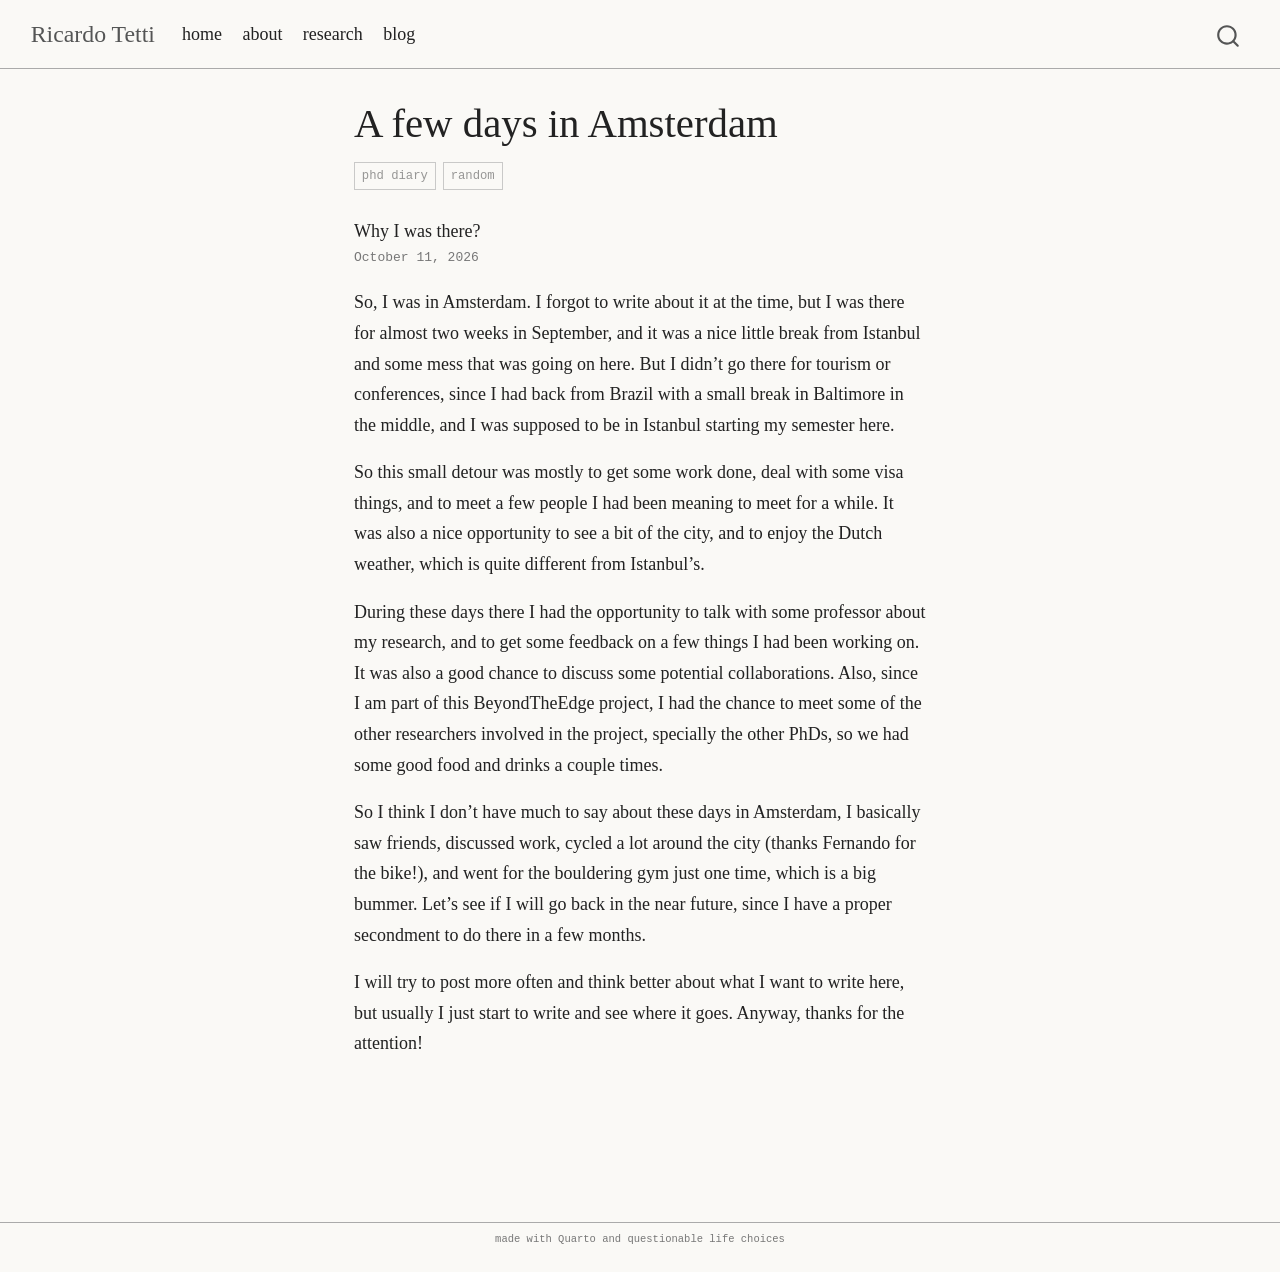
<file: posts/Amsterdam/index.html>
<!DOCTYPE html>
<html xmlns="http://www.w3.org/1999/xhtml" lang="en" xml:lang="en"><head>

<meta charset="utf-8">
<meta name="generator" content="quarto-1.10.18">

<meta name="viewport" content="width=device-width, initial-scale=1.0, user-scalable=yes">

<meta name="dcterms.date" content="2026-10-11">
<meta name="description" content="Why I was there?">

<title>A few days in Amsterdam – Ricardo Tetti</title>
<style>
/* Default styles provided by pandoc.
** See https://pandoc.org/MANUAL.html#variables-for-html for config info.
*/
span.smallcaps{font-variant: small-caps;}
div.columns{display: flex; gap: 1.5em;}
div.column{flex: auto;}
@media screen {
div.columns{gap: min(4vw, 1.5em);}
div.column{overflow-x: auto;}
}
div.hanging-indent{margin-left: 1.5em; text-indent: -1.5em;}
ul.task-list{list-style: none;}
ul.task-list li input[type="checkbox"] {
  width: 0.8em;
  margin: 0 0.8em 0.2em -1em; /* quarto-specific, see https://github.com/quarto-dev/quarto-cli/issues/4556 */ 
  vertical-align: middle;
}
</style>


<script src="../../site_libs/quarto-nav/quarto-nav.js"></script>
<script src="../../site_libs/quarto-nav/headroom.min.js"></script>
<script src="../../site_libs/clipboard/clipboard.min.js"></script>
<script src="../../site_libs/quarto-search/autocomplete.umd.js"></script>
<script src="../../site_libs/quarto-search/fuse.min.js"></script>
<script src="../../site_libs/quarto-search/quarto-search.js"></script>
<meta name="quarto:offset" content="../../">
<script src="../../site_libs/quarto-html/quarto.js" type="module"></script>
<script src="../../site_libs/quarto-html/tabsets/tabsets.js" type="module"></script>
<script src="../../site_libs/quarto-html/popper.min.js"></script>
<script src="../../site_libs/quarto-html/tippy.umd.min.js"></script>
<script src="../../site_libs/quarto-html/anchor.min.js"></script>
<link href="../../site_libs/quarto-html/tippy.css" rel="stylesheet">
<link href="../../site_libs/quarto-html/quarto-syntax-highlighting-64a204ab8560d761af7679ceaba22944.css" rel="stylesheet" id="quarto-text-highlighting-styles">
<script src="../../site_libs/bootstrap/bootstrap.min.js"></script>
<link href="../../site_libs/bootstrap/bootstrap-icons.css" rel="stylesheet">
<link href="../../site_libs/bootstrap/bootstrap-445b8638c3d06994fee0907d791121c4.min.css" rel="stylesheet" append-hash="true" id="quarto-bootstrap" data-mode="light">
<script id="quarto-search-options" type="application/json">{
  "location": "navbar",
  "copy-button": false,
  "collapse-after": 3,
  "panel-placement": "end",
  "type": "overlay",
  "limit": 50,
  "keyboard-shortcut": [
    "f",
    "/",
    "s"
  ],
  "show-item-context": false,
  "language": {
    "search-no-results-text": "No results",
    "search-matching-documents-text": "matching documents",
    "search-copy-link-title": "Copy link to search",
    "search-hide-matches-text": "Hide additional matches",
    "search-more-match-text": "more match in this document",
    "search-more-matches-text": "more matches in this document",
    "search-clear-button-title": "Clear",
    "search-text-placeholder": "",
    "search-detached-cancel-button-title": "Cancel",
    "search-submit-button-title": "Submit",
    "search-label": "Search"
  }
}</script>


<link rel="stylesheet" href="../../styles.css">
</head>

<body class="nav-fixed fullcontent quarto-light">

<div id="quarto-search-results"></div>
  <header id="quarto-header" class="headroom fixed-top">
    <nav class="navbar navbar-expand-lg " data-bs-theme="dark">
      <div class="navbar-container container-fluid">
      <div class="navbar-brand-container mx-auto">
    <a class="navbar-brand" href="../../index.html">
    <span class="navbar-title">Ricardo Tetti</span>
    </a>
  </div>
            <div id="quarto-search" class="" title="Search"></div>
          <button class="navbar-toggler" type="button" data-bs-toggle="collapse" data-bs-target="#navbarCollapse" aria-controls="navbarCollapse" role="menu" aria-expanded="false" aria-label="Toggle navigation" onclick="if (window.quartoToggleHeadroom) { window.quartoToggleHeadroom(); }">
  <span class="navbar-toggler-icon"></span>
</button>
          <div class="collapse navbar-collapse" id="navbarCollapse">
            <ul class="navbar-nav navbar-nav-scroll me-auto">
  <li class="nav-item">
    <a class="nav-link" href="../../index.html"> 
<span class="menu-text">home</span></a>
  </li>  
  <li class="nav-item">
    <a class="nav-link" href="../../about.html"> 
<span class="menu-text">about</span></a>
  </li>  
  <li class="nav-item">
    <a class="nav-link" href="../../research.html"> 
<span class="menu-text">research</span></a>
  </li>  
  <li class="nav-item">
    <a class="nav-link" href="../../blog.html"> 
<span class="menu-text">blog</span></a>
  </li>  
</ul>
          </div> <!-- /navcollapse -->
            <div class="quarto-navbar-tools">
</div>
      </div> <!-- /container-fluid -->
    </nav>
</header>
<!-- content -->
<div id="quarto-content" class="quarto-container page-columns page-rows-contents page-layout-article page-navbar">
<!-- sidebar -->
<!-- margin-sidebar -->
    
<!-- main -->
<main class="content" id="quarto-document-content">

<header id="title-block-header" class="quarto-title-block default">
<div class="quarto-title">
<h1 class="title">A few days in Amsterdam</h1>
  <div class="quarto-categories">
    <div class="quarto-category">phd diary</div>
    <div class="quarto-category">random</div>
  </div>
  </div>

<div>
  <div class="description">
    Why I was there?
  </div>
</div>


<div class="quarto-title-meta">

    
    <div>
    <div class="quarto-title-meta-heading">Published</div>
    <div class="quarto-title-meta-contents">
      <p class="date">October 11, 2026</p>
    </div>
  </div>
  
    
  </div>
  


</header>


<p>So, I was in Amsterdam. I forgot to write about it at the time, but I was there for almost two weeks in September, and it was a nice little break from Istanbul and some mess that was going on here. But I didn’t go there for tourism or conferences, since I had back from Brazil with a small break in Baltimore in the middle, and I was supposed to be in Istanbul starting my semester here.</p>
<p>So this small detour was mostly to get some work done, deal with some visa things, and to meet a few people I had been meaning to meet for a while. It was also a nice opportunity to see a bit of the city, and to enjoy the Dutch weather, which is quite different from Istanbul’s.</p>
<p>During these days there I had the opportunity to talk with some professor about my research, and to get some feedback on a few things I had been working on. It was also a good chance to discuss some potential collaborations. Also, since I am part of this BeyondTheEdge project, I had the chance to meet some of the other researchers involved in the project, specially the other PhDs, so we had some good food and drinks a couple times.</p>
<p>So I think I don’t have much to say about these days in Amsterdam, I basically saw friends, discussed work, cycled a lot around the city (thanks Fernando for the bike!), and went for the bouldering gym just one time, which is a big bummer. Let’s see if I will go back in the near future, since I have a proper secondment to do there in a few months.</p>
<p>I will try to post more often and think better about what I want to write here, but usually I just start to write and see where it goes. Anyway, thanks for the attention!</p>



</main> <!-- /main -->
<script id="quarto-html-after-body" type="application/javascript">
  window.document.addEventListener("DOMContentLoaded", function (event) {
    const icon = "";
    const anchorJS = new window.AnchorJS();
    anchorJS.options = {
      placement: 'right',
      icon: icon
    };
    anchorJS.add('.anchored');
    const isCodeAnnotation = (el) => {
      for (const clz of el.classList) {
        if (clz.startsWith('code-annotation-')) {                     
          return true;
        }
      }
      return false;
    }
    const onCopySuccess = function(e) {
      // button target
      const button = e.trigger;
      // don't keep focus
      button.blur();
      // flash "checked"
      button.classList.add('code-copy-button-checked');
      var currentTitle = button.getAttribute("title");
      button.setAttribute("title", "Copied!");
      let tooltip;
      if (window.bootstrap) {
        button.setAttribute("data-bs-toggle", "tooltip");
        button.setAttribute("data-bs-placement", "left");
        button.setAttribute("data-bs-title", "Copied!");
        tooltip = new bootstrap.Tooltip(button, 
          { trigger: "manual", 
            customClass: "code-copy-button-tooltip",
            offset: [0, -8]});
        tooltip.show();    
      }
      setTimeout(function() {
        if (tooltip) {
          tooltip.hide();
          button.removeAttribute("data-bs-title");
          button.removeAttribute("data-bs-toggle");
          button.removeAttribute("data-bs-placement");
        }
        button.setAttribute("title", currentTitle);
        button.classList.remove('code-copy-button-checked');
      }, 1000);
      // clear code selection
      e.clearSelection();
    }
    const getTextToCopy = function(trigger) {
      const outerScaffold = trigger.parentElement.cloneNode(true);
      const codeEl = outerScaffold.querySelector('code');
      for (const childEl of codeEl.children) {
        if (isCodeAnnotation(childEl)) {
          childEl.remove();
        }
      }
      return codeEl.innerText;
    }
    const clipboard = new window.ClipboardJS('.code-copy-button:not([data-in-quarto-modal])', {
      text: getTextToCopy
    });
    clipboard.on('success', onCopySuccess);
    if (window.document.getElementById('quarto-embedded-source-code-modal')) {
      const clipboardModal = new window.ClipboardJS('.code-copy-button[data-in-quarto-modal]', {
        text: getTextToCopy,
        container: window.document.getElementById('quarto-embedded-source-code-modal')
      });
      clipboardModal.on('success', onCopySuccess);
    }
      var localhostRegex = new RegExp(/^(?:http|https):\/\/localhost\:?[0-9]*\//);
      var mailtoRegex = new RegExp(/^mailto:/);
        var filterRegex = new RegExp("https:\/\/ricardotetti\.github\.io\/");
      var isInternal = (href) => {
          return filterRegex.test(href) || localhostRegex.test(href) || mailtoRegex.test(href);
      }
      // Inspect non-navigation links and adorn them if external
     var links = window.document.querySelectorAll('a[href]:not(.nav-link):not(.navbar-brand):not(.toc-action):not(.sidebar-link):not(.sidebar-item-toggle):not(.pagination-link):not(.no-external):not([aria-hidden]):not(.dropdown-item):not(.quarto-navigation-tool):not(.about-link)');
      for (var i=0; i<links.length; i++) {
        const link = links[i];
        if (!isInternal(link.href)) {
          // undo the damage that might have been done by quarto-nav.js in the case of
          // links that we want to consider external
          if (link.dataset.originalHref !== undefined) {
            link.href = link.dataset.originalHref;
          }
        }
      }
    function tippyHover(el, contentFn, onTriggerFn, onUntriggerFn) {
      const config = {
        allowHTML: true,
        maxWidth: 500,
        delay: 100,
        arrow: false,
        appendTo: function(el) {
            return el.parentElement;
        },
        interactive: true,
        interactiveBorder: 10,
        theme: 'quarto',
        placement: 'bottom-start',
      };
      if (contentFn) {
        config.content = contentFn;
      }
      if (onTriggerFn) {
        config.onTrigger = onTriggerFn;
      }
      if (onUntriggerFn) {
        config.onUntrigger = onUntriggerFn;
      }
      window.tippy(el, config); 
    }
    const noterefs = window.document.querySelectorAll('a[role="doc-noteref"]');
    for (var i=0; i<noterefs.length; i++) {
      const ref = noterefs[i];
      tippyHover(ref, function() {
        // use id or data attribute instead here
        let href = ref.getAttribute('data-footnote-href') || ref.getAttribute('href');
        try { href = new URL(href).hash; } catch {}
        const id = href.replace(/^#\/?/, "");
        const note = window.document.getElementById(id);
        if (note) {
          return note.innerHTML;
        } else {
          return "";
        }
      });
    }
    const xrefs = window.document.querySelectorAll('a.quarto-xref');
    const processXRef = (id, note) => {
      // Strip column container classes
      const stripColumnClz = (el) => {
        el.classList.remove("page-full", "page-columns");
        if (el.children) {
          for (const child of el.children) {
            stripColumnClz(child);
          }
        }
      }
      stripColumnClz(note)
      if (id === null || id.startsWith('sec-')) {
        // Special case sections, only their first couple elements
        const container = document.createElement("div");
        if (note.children && note.children.length > 2) {
          container.appendChild(note.children[0].cloneNode(true));
          for (let i = 1; i < note.children.length; i++) {
            const child = note.children[i];
            if (child.tagName === "P" && child.innerText === "") {
              continue;
            } else {
              container.appendChild(child.cloneNode(true));
              break;
            }
          }
          if (window.Quarto?.typesetMath) {
            window.Quarto.typesetMath(container);
          }
          return container.innerHTML
        } else {
          if (window.Quarto?.typesetMath) {
            window.Quarto.typesetMath(note);
          }
          return note.innerHTML;
        }
      } else {
        // Remove any anchor links if they are present
        const anchorLink = note.querySelector('a.anchorjs-link');
        if (anchorLink) {
          anchorLink.remove();
        }
        if (window.Quarto?.typesetMath) {
          window.Quarto.typesetMath(note);
        }
        if (note.classList.contains("callout")) {
          return note.outerHTML;
        } else {
          return note.innerHTML;
        }
      }
    }
    for (var i=0; i<xrefs.length; i++) {
      const xref = xrefs[i];
      tippyHover(xref, undefined, function(instance) {
        instance.disable();
        let url = xref.getAttribute('href');
        let hash = undefined; 
        if (url.startsWith('#')) {
          hash = url;
        } else {
          try { hash = new URL(url).hash; } catch {}
        }
        if (hash) {
          const id = hash.replace(/^#\/?/, "");
          const note = window.document.getElementById(id);
          if (note !== null) {
            try {
              const html = processXRef(id, note.cloneNode(true));
              instance.setContent(html);
            } finally {
              instance.enable();
              instance.show();
            }
          } else {
            // See if we can fetch this
            fetch(url.split('#')[0])
            .then(res => res.text())
            .then(html => {
              const parser = new DOMParser();
              const htmlDoc = parser.parseFromString(html, "text/html");
              const note = htmlDoc.getElementById(id);
              if (note !== null) {
                const html = processXRef(id, note);
                instance.setContent(html);
              } 
            }).finally(() => {
              instance.enable();
              instance.show();
            });
          }
        } else {
          // See if we can fetch a full url (with no hash to target)
          // This is a special case and we should probably do some content thinning / targeting
          fetch(url)
          .then(res => res.text())
          .then(html => {
            const parser = new DOMParser();
            const htmlDoc = parser.parseFromString(html, "text/html");
            const note = htmlDoc.querySelector('main.content');
            if (note !== null) {
              // This should only happen for chapter cross references
              // (since there is no id in the URL)
              // remove the first header
              if (note.children.length > 0 && note.children[0].tagName === "HEADER") {
                note.children[0].remove();
              }
              const html = processXRef(null, note);
              instance.setContent(html);
            } 
          }).finally(() => {
            instance.enable();
            instance.show();
          });
        }
      }, function(instance) {
      });
    }
        let selectedAnnoteEl;
        const selectorForAnnotation = ( cell, annotation) => {
          let cellAttr = 'data-code-cell="' + cell + '"';
          let lineAttr = 'data-code-annotation="' +  annotation + '"';
          const selector = 'span[' + cellAttr + '][' + lineAttr + ']';
          return selector;
        }
        const selectCodeLines = (annoteEl) => {
          const doc = window.document;
          const targetCell = annoteEl.getAttribute("data-target-cell");
          const targetAnnotation = annoteEl.getAttribute("data-target-annotation");
          const annoteSpan = window.document.querySelector(selectorForAnnotation(targetCell, targetAnnotation));
          const lines = annoteSpan.getAttribute("data-code-lines").split(",");
          const lineIds = lines.map((line) => {
            return targetCell + "-" + line;
          })
          let top = null;
          let height = null;
          let parent = null;
          if (lineIds.length > 0) {
              //compute the position of the single el (top and bottom and make a div)
              const el = window.document.getElementById(lineIds[0]);
              top = el.offsetTop;
              height = el.offsetHeight;
              parent = el.parentElement.parentElement;
            if (lineIds.length > 1) {
              const lastEl = window.document.getElementById(lineIds[lineIds.length - 1]);
              const bottom = lastEl.offsetTop + lastEl.offsetHeight;
              height = bottom - top;
            }
            if (top !== null && height !== null && parent !== null) {
              // cook up a div (if necessary) and position it 
              let div = window.document.getElementById("code-annotation-line-highlight");
              if (div === null) {
                div = window.document.createElement("div");
                div.setAttribute("id", "code-annotation-line-highlight");
                div.style.position = 'absolute';
                parent.appendChild(div);
              }
              div.style.top = top - 2 + "px";
              div.style.height = height + 4 + "px";
              div.style.left = 0;
              let gutterDiv = window.document.getElementById("code-annotation-line-highlight-gutter");
              if (gutterDiv === null) {
                gutterDiv = window.document.createElement("div");
                gutterDiv.setAttribute("id", "code-annotation-line-highlight-gutter");
                gutterDiv.style.position = 'absolute';
                const codeCell = window.document.getElementById(targetCell);
                const gutter = codeCell.querySelector('.code-annotation-gutter');
                gutter.appendChild(gutterDiv);
              }
              gutterDiv.style.top = top - 2 + "px";
              gutterDiv.style.height = height + 4 + "px";
            }
            selectedAnnoteEl = annoteEl;
          }
        };
        const unselectCodeLines = () => {
          const elementsIds = ["code-annotation-line-highlight", "code-annotation-line-highlight-gutter"];
          elementsIds.forEach((elId) => {
            const div = window.document.getElementById(elId);
            if (div) {
              div.remove();
            }
          });
          selectedAnnoteEl = undefined;
        };
          // Handle positioning of the toggle
      window.addEventListener(
        "resize",
        throttle(() => {
          elRect = undefined;
          if (selectedAnnoteEl) {
            selectCodeLines(selectedAnnoteEl);
          }
        }, 10)
      );
      function throttle(fn, ms) {
      let throttle = false;
      let timer;
        return (...args) => {
          if(!throttle) { // first call gets through
              fn.apply(this, args);
              throttle = true;
          } else { // all the others get throttled
              if(timer) clearTimeout(timer); // cancel #2
              timer = setTimeout(() => {
                fn.apply(this, args);
                timer = throttle = false;
              }, ms);
          }
        };
      }
        // Attach click handler to the DT
        const annoteDls = window.document.querySelectorAll('dt[data-target-cell]');
        for (const annoteDlNode of annoteDls) {
          annoteDlNode.addEventListener('click', (event) => {
            const clickedEl = event.target;
            if (clickedEl !== selectedAnnoteEl) {
              unselectCodeLines();
              const activeEl = window.document.querySelector('dt[data-target-cell].code-annotation-active');
              if (activeEl) {
                activeEl.classList.remove('code-annotation-active');
              }
              selectCodeLines(clickedEl);
              clickedEl.classList.add('code-annotation-active');
            } else {
              // Unselect the line
              unselectCodeLines();
              clickedEl.classList.remove('code-annotation-active');
            }
          });
        }
    const findCites = (el) => {
      const parentEl = el.parentElement;
      if (parentEl) {
        const cites = parentEl.dataset.cites;
        if (cites) {
          return {
            el,
            cites: cites.split(' ')
          };
        } else {
          return findCites(el.parentElement)
        }
      } else {
        return undefined;
      }
    };
    var bibliorefs = window.document.querySelectorAll('a[role="doc-biblioref"]');
    for (var i=0; i<bibliorefs.length; i++) {
      const ref = bibliorefs[i];
      const citeInfo = findCites(ref);
      if (citeInfo) {
        tippyHover(citeInfo.el, function() {
          var popup = window.document.createElement('div');
          citeInfo.cites.forEach(function(cite) {
            var citeDiv = window.document.createElement('div');
            citeDiv.classList.add('hanging-indent');
            citeDiv.classList.add('csl-entry');
            var biblioDiv = window.document.getElementById('ref-' + cite);
            if (biblioDiv) {
              citeDiv.innerHTML = biblioDiv.innerHTML;
            }
            popup.appendChild(citeDiv);
          });
          return popup.innerHTML;
        });
      }
    }
  });
  </script>
</div> <!-- /content -->
<footer class="footer">
  <div class="nav-footer">
    <div class="nav-footer-left">
      &nbsp;
    </div>   
    <div class="nav-footer-center">
<p>made with Quarto and questionable life choices</p>
</div>
    <div class="nav-footer-right">
      &nbsp;
    </div>
  </div>
</footer>




</body></html>
</file>
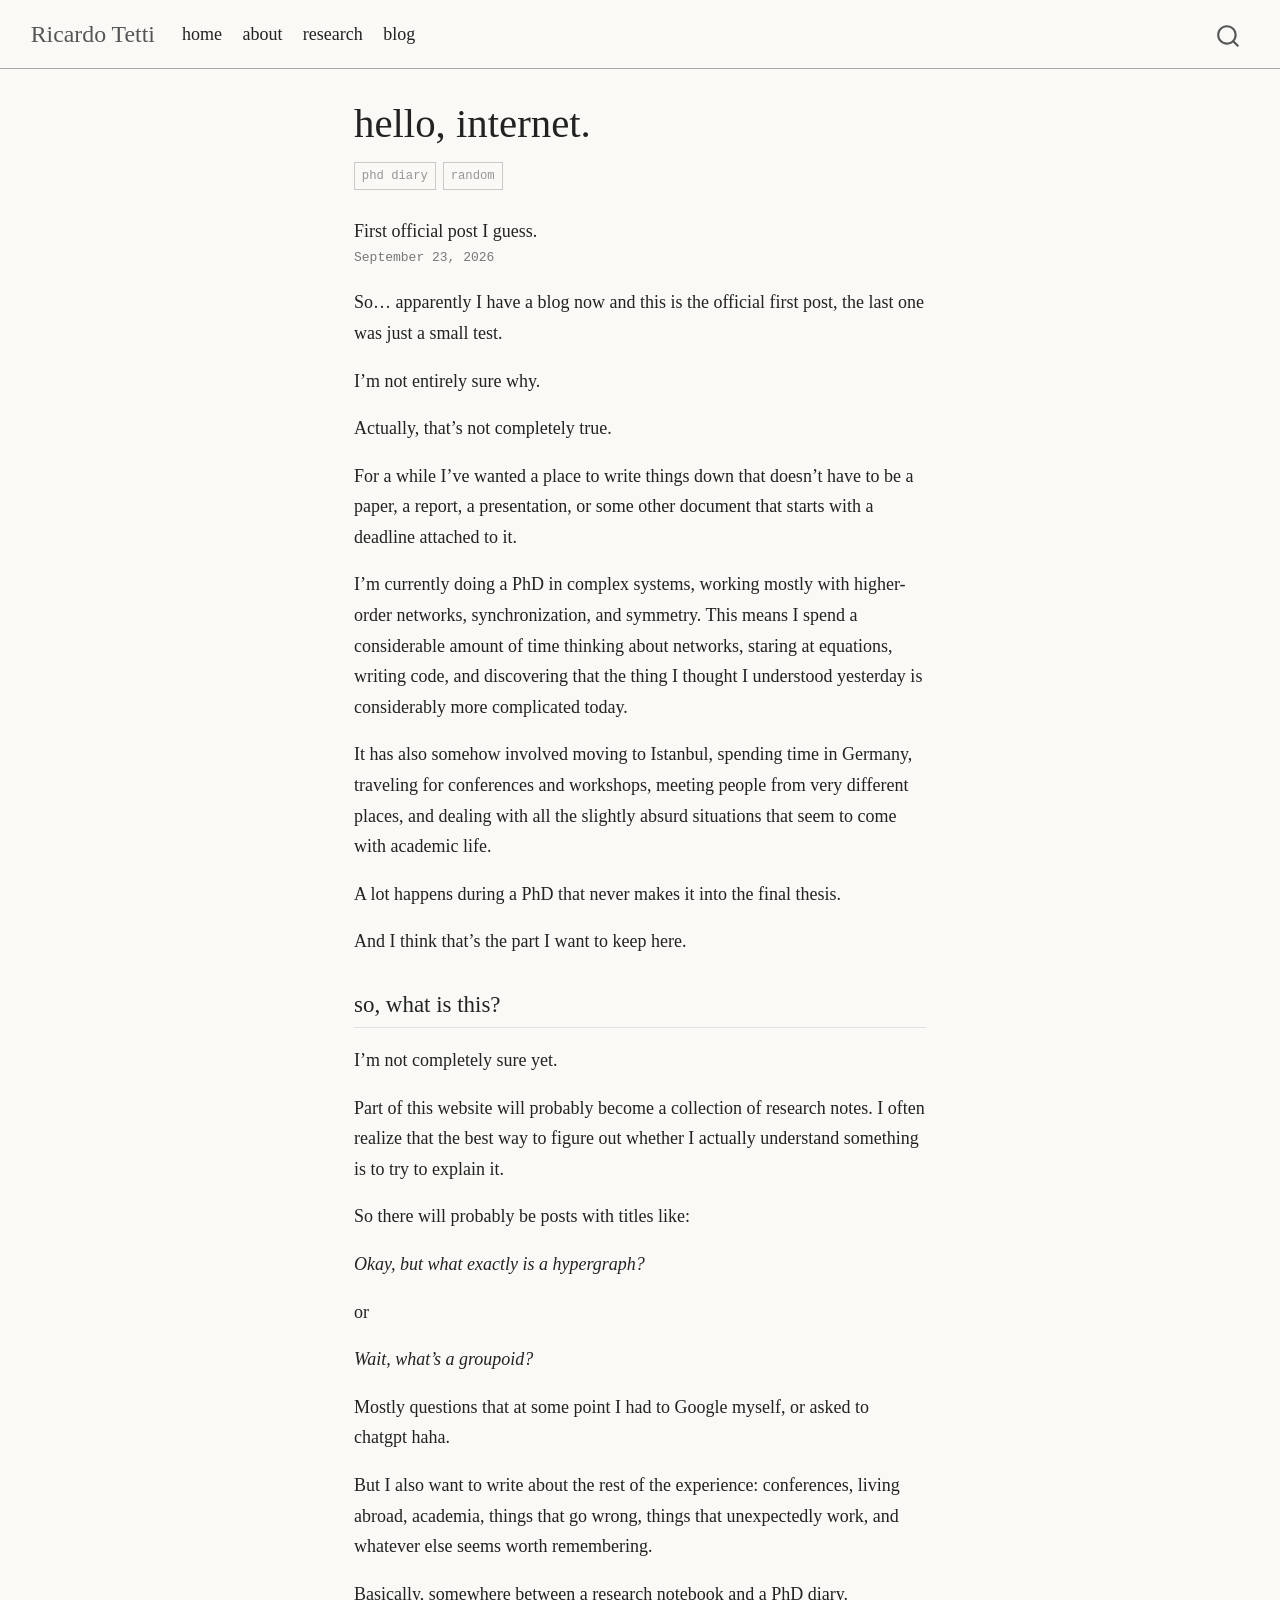
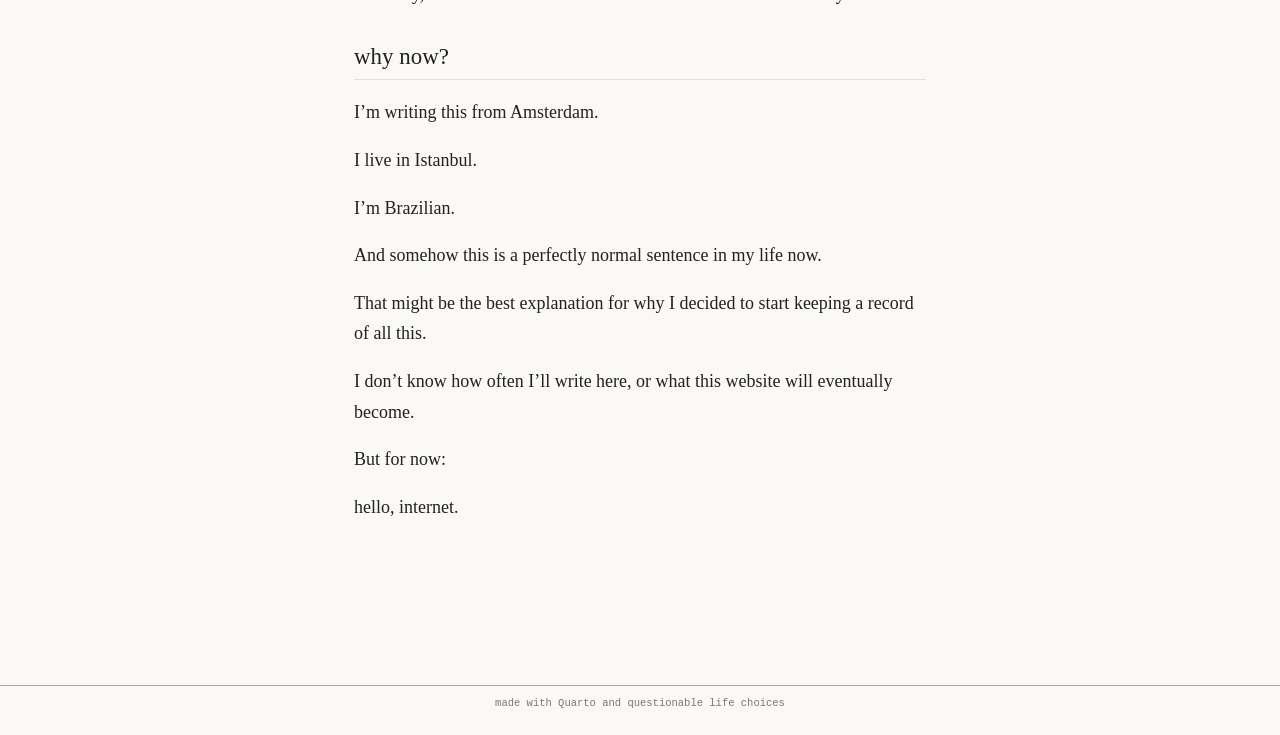
<file: posts/hello-internet/index.html>
<!DOCTYPE html>
<html xmlns="http://www.w3.org/1999/xhtml" lang="en" xml:lang="en"><head>

<meta charset="utf-8">
<meta name="generator" content="quarto-1.10.18">

<meta name="viewport" content="width=device-width, initial-scale=1.0, user-scalable=yes">

<meta name="dcterms.date" content="2026-09-23">
<meta name="description" content="First official post I guess.">

<title>hello, internet. – Ricardo Tetti</title>
<style>
/* Default styles provided by pandoc.
** See https://pandoc.org/MANUAL.html#variables-for-html for config info.
*/
span.smallcaps{font-variant: small-caps;}
div.columns{display: flex; gap: 1.5em;}
div.column{flex: auto;}
@media screen {
div.columns{gap: min(4vw, 1.5em);}
div.column{overflow-x: auto;}
}
div.hanging-indent{margin-left: 1.5em; text-indent: -1.5em;}
ul.task-list{list-style: none;}
ul.task-list li input[type="checkbox"] {
  width: 0.8em;
  margin: 0 0.8em 0.2em -1em; /* quarto-specific, see https://github.com/quarto-dev/quarto-cli/issues/4556 */ 
  vertical-align: middle;
}
</style>


<script src="../../site_libs/quarto-nav/quarto-nav.js"></script>
<script src="../../site_libs/quarto-nav/headroom.min.js"></script>
<script src="../../site_libs/clipboard/clipboard.min.js"></script>
<script src="../../site_libs/quarto-search/autocomplete.umd.js"></script>
<script src="../../site_libs/quarto-search/fuse.min.js"></script>
<script src="../../site_libs/quarto-search/quarto-search.js"></script>
<meta name="quarto:offset" content="../../">
<script src="../../site_libs/quarto-html/quarto.js" type="module"></script>
<script src="../../site_libs/quarto-html/tabsets/tabsets.js" type="module"></script>
<script src="../../site_libs/quarto-html/popper.min.js"></script>
<script src="../../site_libs/quarto-html/tippy.umd.min.js"></script>
<script src="../../site_libs/quarto-html/anchor.min.js"></script>
<link href="../../site_libs/quarto-html/tippy.css" rel="stylesheet">
<link href="../../site_libs/quarto-html/quarto-syntax-highlighting-64a204ab8560d761af7679ceaba22944.css" rel="stylesheet" id="quarto-text-highlighting-styles">
<script src="../../site_libs/bootstrap/bootstrap.min.js"></script>
<link href="../../site_libs/bootstrap/bootstrap-icons.css" rel="stylesheet">
<link href="../../site_libs/bootstrap/bootstrap-445b8638c3d06994fee0907d791121c4.min.css" rel="stylesheet" append-hash="true" id="quarto-bootstrap" data-mode="light">
<script id="quarto-search-options" type="application/json">{
  "location": "navbar",
  "copy-button": false,
  "collapse-after": 3,
  "panel-placement": "end",
  "type": "overlay",
  "limit": 50,
  "keyboard-shortcut": [
    "f",
    "/",
    "s"
  ],
  "show-item-context": false,
  "language": {
    "search-no-results-text": "No results",
    "search-matching-documents-text": "matching documents",
    "search-copy-link-title": "Copy link to search",
    "search-hide-matches-text": "Hide additional matches",
    "search-more-match-text": "more match in this document",
    "search-more-matches-text": "more matches in this document",
    "search-clear-button-title": "Clear",
    "search-text-placeholder": "",
    "search-detached-cancel-button-title": "Cancel",
    "search-submit-button-title": "Submit",
    "search-label": "Search"
  }
}</script>


<link rel="stylesheet" href="../../styles.css">
</head>

<body class="nav-fixed fullcontent quarto-light">

<div id="quarto-search-results"></div>
  <header id="quarto-header" class="headroom fixed-top">
    <nav class="navbar navbar-expand-lg " data-bs-theme="dark">
      <div class="navbar-container container-fluid">
      <div class="navbar-brand-container mx-auto">
    <a class="navbar-brand" href="../../index.html">
    <span class="navbar-title">Ricardo Tetti</span>
    </a>
  </div>
            <div id="quarto-search" class="" title="Search"></div>
          <button class="navbar-toggler" type="button" data-bs-toggle="collapse" data-bs-target="#navbarCollapse" aria-controls="navbarCollapse" role="menu" aria-expanded="false" aria-label="Toggle navigation" onclick="if (window.quartoToggleHeadroom) { window.quartoToggleHeadroom(); }">
  <span class="navbar-toggler-icon"></span>
</button>
          <div class="collapse navbar-collapse" id="navbarCollapse">
            <ul class="navbar-nav navbar-nav-scroll me-auto">
  <li class="nav-item">
    <a class="nav-link" href="../../index.html"> 
<span class="menu-text">home</span></a>
  </li>  
  <li class="nav-item">
    <a class="nav-link" href="../../about.html"> 
<span class="menu-text">about</span></a>
  </li>  
  <li class="nav-item">
    <a class="nav-link" href="../../research.html"> 
<span class="menu-text">research</span></a>
  </li>  
  <li class="nav-item">
    <a class="nav-link" href="../../blog.html"> 
<span class="menu-text">blog</span></a>
  </li>  
</ul>
          </div> <!-- /navcollapse -->
            <div class="quarto-navbar-tools">
</div>
      </div> <!-- /container-fluid -->
    </nav>
</header>
<!-- content -->
<div id="quarto-content" class="quarto-container page-columns page-rows-contents page-layout-article page-navbar">
<!-- sidebar -->
<!-- margin-sidebar -->
    
<!-- main -->
<main class="content" id="quarto-document-content">

<header id="title-block-header" class="quarto-title-block default">
<div class="quarto-title">
<h1 class="title">hello, internet.</h1>
  <div class="quarto-categories">
    <div class="quarto-category">phd diary</div>
    <div class="quarto-category">random</div>
  </div>
  </div>

<div>
  <div class="description">
    First official post I guess.
  </div>
</div>


<div class="quarto-title-meta">

    
    <div>
    <div class="quarto-title-meta-heading">Published</div>
    <div class="quarto-title-meta-contents">
      <p class="date">September 23, 2026</p>
    </div>
  </div>
  
    
  </div>
  


</header>


<p>So… apparently I have a blog now and this is the official first post, the last one was just a small test.</p>
<p>I’m not entirely sure why.</p>
<p>Actually, that’s not completely true.</p>
<p>For a while I’ve wanted a place to write things down that doesn’t have to be a paper, a report, a presentation, or some other document that starts with a deadline attached to it.</p>
<p>I’m currently doing a PhD in complex systems, working mostly with higher-order networks, synchronization, and symmetry. This means I spend a considerable amount of time thinking about networks, staring at equations, writing code, and discovering that the thing I thought I understood yesterday is considerably more complicated today.</p>
<p>It has also somehow involved moving to Istanbul, spending time in Germany, traveling for conferences and workshops, meeting people from very different places, and dealing with all the slightly absurd situations that seem to come with academic life.</p>
<p>A lot happens during a PhD that never makes it into the final thesis.</p>
<p>And I think that’s the part I want to keep here.</p>
<section id="so-what-is-this" class="level2">
<h2 class="anchored" data-anchor-id="so-what-is-this">so, what is this?</h2>
<p>I’m not completely sure yet.</p>
<p>Part of this website will probably become a collection of research notes. I often realize that the best way to figure out whether I actually understand something is to try to explain it.</p>
<p>So there will probably be posts with titles like:</p>
<p><em>Okay, but what exactly is a hypergraph?</em></p>
<p>or</p>
<p><em>Wait, what’s a groupoid?</em></p>
<p>Mostly questions that at some point I had to Google myself, or asked to chatgpt haha.</p>
<p>But I also want to write about the rest of the experience: conferences, living abroad, academia, things that go wrong, things that unexpectedly work, and whatever else seems worth remembering.</p>
<p>Basically, somewhere between a research notebook and a PhD diary.</p>
</section>
<section id="why-now" class="level2">
<h2 class="anchored" data-anchor-id="why-now">why now?</h2>
<p>I’m writing this from Amsterdam.</p>
<p>I live in Istanbul.</p>
<p>I’m Brazilian.</p>
<p>And somehow this is a perfectly normal sentence in my life now.</p>
<p>That might be the best explanation for why I decided to start keeping a record of all this.</p>
<p>I don’t know how often I’ll write here, or what this website will eventually become.</p>
<p>But for now:</p>
<p>hello, internet.</p>


</section>

</main> <!-- /main -->
<script id="quarto-html-after-body" type="application/javascript">
  window.document.addEventListener("DOMContentLoaded", function (event) {
    const icon = "";
    const anchorJS = new window.AnchorJS();
    anchorJS.options = {
      placement: 'right',
      icon: icon
    };
    anchorJS.add('.anchored');
    const isCodeAnnotation = (el) => {
      for (const clz of el.classList) {
        if (clz.startsWith('code-annotation-')) {                     
          return true;
        }
      }
      return false;
    }
    const onCopySuccess = function(e) {
      // button target
      const button = e.trigger;
      // don't keep focus
      button.blur();
      // flash "checked"
      button.classList.add('code-copy-button-checked');
      var currentTitle = button.getAttribute("title");
      button.setAttribute("title", "Copied!");
      let tooltip;
      if (window.bootstrap) {
        button.setAttribute("data-bs-toggle", "tooltip");
        button.setAttribute("data-bs-placement", "left");
        button.setAttribute("data-bs-title", "Copied!");
        tooltip = new bootstrap.Tooltip(button, 
          { trigger: "manual", 
            customClass: "code-copy-button-tooltip",
            offset: [0, -8]});
        tooltip.show();    
      }
      setTimeout(function() {
        if (tooltip) {
          tooltip.hide();
          button.removeAttribute("data-bs-title");
          button.removeAttribute("data-bs-toggle");
          button.removeAttribute("data-bs-placement");
        }
        button.setAttribute("title", currentTitle);
        button.classList.remove('code-copy-button-checked');
      }, 1000);
      // clear code selection
      e.clearSelection();
    }
    const getTextToCopy = function(trigger) {
      const outerScaffold = trigger.parentElement.cloneNode(true);
      const codeEl = outerScaffold.querySelector('code');
      for (const childEl of codeEl.children) {
        if (isCodeAnnotation(childEl)) {
          childEl.remove();
        }
      }
      return codeEl.innerText;
    }
    const clipboard = new window.ClipboardJS('.code-copy-button:not([data-in-quarto-modal])', {
      text: getTextToCopy
    });
    clipboard.on('success', onCopySuccess);
    if (window.document.getElementById('quarto-embedded-source-code-modal')) {
      const clipboardModal = new window.ClipboardJS('.code-copy-button[data-in-quarto-modal]', {
        text: getTextToCopy,
        container: window.document.getElementById('quarto-embedded-source-code-modal')
      });
      clipboardModal.on('success', onCopySuccess);
    }
      var localhostRegex = new RegExp(/^(?:http|https):\/\/localhost\:?[0-9]*\//);
      var mailtoRegex = new RegExp(/^mailto:/);
        var filterRegex = new RegExp("https:\/\/ricardotetti\.github\.io\/");
      var isInternal = (href) => {
          return filterRegex.test(href) || localhostRegex.test(href) || mailtoRegex.test(href);
      }
      // Inspect non-navigation links and adorn them if external
     var links = window.document.querySelectorAll('a[href]:not(.nav-link):not(.navbar-brand):not(.toc-action):not(.sidebar-link):not(.sidebar-item-toggle):not(.pagination-link):not(.no-external):not([aria-hidden]):not(.dropdown-item):not(.quarto-navigation-tool):not(.about-link)');
      for (var i=0; i<links.length; i++) {
        const link = links[i];
        if (!isInternal(link.href)) {
          // undo the damage that might have been done by quarto-nav.js in the case of
          // links that we want to consider external
          if (link.dataset.originalHref !== undefined) {
            link.href = link.dataset.originalHref;
          }
        }
      }
    function tippyHover(el, contentFn, onTriggerFn, onUntriggerFn) {
      const config = {
        allowHTML: true,
        maxWidth: 500,
        delay: 100,
        arrow: false,
        appendTo: function(el) {
            return el.parentElement;
        },
        interactive: true,
        interactiveBorder: 10,
        theme: 'quarto',
        placement: 'bottom-start',
      };
      if (contentFn) {
        config.content = contentFn;
      }
      if (onTriggerFn) {
        config.onTrigger = onTriggerFn;
      }
      if (onUntriggerFn) {
        config.onUntrigger = onUntriggerFn;
      }
      window.tippy(el, config); 
    }
    const noterefs = window.document.querySelectorAll('a[role="doc-noteref"]');
    for (var i=0; i<noterefs.length; i++) {
      const ref = noterefs[i];
      tippyHover(ref, function() {
        // use id or data attribute instead here
        let href = ref.getAttribute('data-footnote-href') || ref.getAttribute('href');
        try { href = new URL(href).hash; } catch {}
        const id = href.replace(/^#\/?/, "");
        const note = window.document.getElementById(id);
        if (note) {
          return note.innerHTML;
        } else {
          return "";
        }
      });
    }
    const xrefs = window.document.querySelectorAll('a.quarto-xref');
    const processXRef = (id, note) => {
      // Strip column container classes
      const stripColumnClz = (el) => {
        el.classList.remove("page-full", "page-columns");
        if (el.children) {
          for (const child of el.children) {
            stripColumnClz(child);
          }
        }
      }
      stripColumnClz(note)
      if (id === null || id.startsWith('sec-')) {
        // Special case sections, only their first couple elements
        const container = document.createElement("div");
        if (note.children && note.children.length > 2) {
          container.appendChild(note.children[0].cloneNode(true));
          for (let i = 1; i < note.children.length; i++) {
            const child = note.children[i];
            if (child.tagName === "P" && child.innerText === "") {
              continue;
            } else {
              container.appendChild(child.cloneNode(true));
              break;
            }
          }
          if (window.Quarto?.typesetMath) {
            window.Quarto.typesetMath(container);
          }
          return container.innerHTML
        } else {
          if (window.Quarto?.typesetMath) {
            window.Quarto.typesetMath(note);
          }
          return note.innerHTML;
        }
      } else {
        // Remove any anchor links if they are present
        const anchorLink = note.querySelector('a.anchorjs-link');
        if (anchorLink) {
          anchorLink.remove();
        }
        if (window.Quarto?.typesetMath) {
          window.Quarto.typesetMath(note);
        }
        if (note.classList.contains("callout")) {
          return note.outerHTML;
        } else {
          return note.innerHTML;
        }
      }
    }
    for (var i=0; i<xrefs.length; i++) {
      const xref = xrefs[i];
      tippyHover(xref, undefined, function(instance) {
        instance.disable();
        let url = xref.getAttribute('href');
        let hash = undefined; 
        if (url.startsWith('#')) {
          hash = url;
        } else {
          try { hash = new URL(url).hash; } catch {}
        }
        if (hash) {
          const id = hash.replace(/^#\/?/, "");
          const note = window.document.getElementById(id);
          if (note !== null) {
            try {
              const html = processXRef(id, note.cloneNode(true));
              instance.setContent(html);
            } finally {
              instance.enable();
              instance.show();
            }
          } else {
            // See if we can fetch this
            fetch(url.split('#')[0])
            .then(res => res.text())
            .then(html => {
              const parser = new DOMParser();
              const htmlDoc = parser.parseFromString(html, "text/html");
              const note = htmlDoc.getElementById(id);
              if (note !== null) {
                const html = processXRef(id, note);
                instance.setContent(html);
              } 
            }).finally(() => {
              instance.enable();
              instance.show();
            });
          }
        } else {
          // See if we can fetch a full url (with no hash to target)
          // This is a special case and we should probably do some content thinning / targeting
          fetch(url)
          .then(res => res.text())
          .then(html => {
            const parser = new DOMParser();
            const htmlDoc = parser.parseFromString(html, "text/html");
            const note = htmlDoc.querySelector('main.content');
            if (note !== null) {
              // This should only happen for chapter cross references
              // (since there is no id in the URL)
              // remove the first header
              if (note.children.length > 0 && note.children[0].tagName === "HEADER") {
                note.children[0].remove();
              }
              const html = processXRef(null, note);
              instance.setContent(html);
            } 
          }).finally(() => {
            instance.enable();
            instance.show();
          });
        }
      }, function(instance) {
      });
    }
        let selectedAnnoteEl;
        const selectorForAnnotation = ( cell, annotation) => {
          let cellAttr = 'data-code-cell="' + cell + '"';
          let lineAttr = 'data-code-annotation="' +  annotation + '"';
          const selector = 'span[' + cellAttr + '][' + lineAttr + ']';
          return selector;
        }
        const selectCodeLines = (annoteEl) => {
          const doc = window.document;
          const targetCell = annoteEl.getAttribute("data-target-cell");
          const targetAnnotation = annoteEl.getAttribute("data-target-annotation");
          const annoteSpan = window.document.querySelector(selectorForAnnotation(targetCell, targetAnnotation));
          const lines = annoteSpan.getAttribute("data-code-lines").split(",");
          const lineIds = lines.map((line) => {
            return targetCell + "-" + line;
          })
          let top = null;
          let height = null;
          let parent = null;
          if (lineIds.length > 0) {
              //compute the position of the single el (top and bottom and make a div)
              const el = window.document.getElementById(lineIds[0]);
              top = el.offsetTop;
              height = el.offsetHeight;
              parent = el.parentElement.parentElement;
            if (lineIds.length > 1) {
              const lastEl = window.document.getElementById(lineIds[lineIds.length - 1]);
              const bottom = lastEl.offsetTop + lastEl.offsetHeight;
              height = bottom - top;
            }
            if (top !== null && height !== null && parent !== null) {
              // cook up a div (if necessary) and position it 
              let div = window.document.getElementById("code-annotation-line-highlight");
              if (div === null) {
                div = window.document.createElement("div");
                div.setAttribute("id", "code-annotation-line-highlight");
                div.style.position = 'absolute';
                parent.appendChild(div);
              }
              div.style.top = top - 2 + "px";
              div.style.height = height + 4 + "px";
              div.style.left = 0;
              let gutterDiv = window.document.getElementById("code-annotation-line-highlight-gutter");
              if (gutterDiv === null) {
                gutterDiv = window.document.createElement("div");
                gutterDiv.setAttribute("id", "code-annotation-line-highlight-gutter");
                gutterDiv.style.position = 'absolute';
                const codeCell = window.document.getElementById(targetCell);
                const gutter = codeCell.querySelector('.code-annotation-gutter');
                gutter.appendChild(gutterDiv);
              }
              gutterDiv.style.top = top - 2 + "px";
              gutterDiv.style.height = height + 4 + "px";
            }
            selectedAnnoteEl = annoteEl;
          }
        };
        const unselectCodeLines = () => {
          const elementsIds = ["code-annotation-line-highlight", "code-annotation-line-highlight-gutter"];
          elementsIds.forEach((elId) => {
            const div = window.document.getElementById(elId);
            if (div) {
              div.remove();
            }
          });
          selectedAnnoteEl = undefined;
        };
          // Handle positioning of the toggle
      window.addEventListener(
        "resize",
        throttle(() => {
          elRect = undefined;
          if (selectedAnnoteEl) {
            selectCodeLines(selectedAnnoteEl);
          }
        }, 10)
      );
      function throttle(fn, ms) {
      let throttle = false;
      let timer;
        return (...args) => {
          if(!throttle) { // first call gets through
              fn.apply(this, args);
              throttle = true;
          } else { // all the others get throttled
              if(timer) clearTimeout(timer); // cancel #2
              timer = setTimeout(() => {
                fn.apply(this, args);
                timer = throttle = false;
              }, ms);
          }
        };
      }
        // Attach click handler to the DT
        const annoteDls = window.document.querySelectorAll('dt[data-target-cell]');
        for (const annoteDlNode of annoteDls) {
          annoteDlNode.addEventListener('click', (event) => {
            const clickedEl = event.target;
            if (clickedEl !== selectedAnnoteEl) {
              unselectCodeLines();
              const activeEl = window.document.querySelector('dt[data-target-cell].code-annotation-active');
              if (activeEl) {
                activeEl.classList.remove('code-annotation-active');
              }
              selectCodeLines(clickedEl);
              clickedEl.classList.add('code-annotation-active');
            } else {
              // Unselect the line
              unselectCodeLines();
              clickedEl.classList.remove('code-annotation-active');
            }
          });
        }
    const findCites = (el) => {
      const parentEl = el.parentElement;
      if (parentEl) {
        const cites = parentEl.dataset.cites;
        if (cites) {
          return {
            el,
            cites: cites.split(' ')
          };
        } else {
          return findCites(el.parentElement)
        }
      } else {
        return undefined;
      }
    };
    var bibliorefs = window.document.querySelectorAll('a[role="doc-biblioref"]');
    for (var i=0; i<bibliorefs.length; i++) {
      const ref = bibliorefs[i];
      const citeInfo = findCites(ref);
      if (citeInfo) {
        tippyHover(citeInfo.el, function() {
          var popup = window.document.createElement('div');
          citeInfo.cites.forEach(function(cite) {
            var citeDiv = window.document.createElement('div');
            citeDiv.classList.add('hanging-indent');
            citeDiv.classList.add('csl-entry');
            var biblioDiv = window.document.getElementById('ref-' + cite);
            if (biblioDiv) {
              citeDiv.innerHTML = biblioDiv.innerHTML;
            }
            popup.appendChild(citeDiv);
          });
          return popup.innerHTML;
        });
      }
    }
  });
  </script>
</div> <!-- /content -->
<footer class="footer">
  <div class="nav-footer">
    <div class="nav-footer-left">
      &nbsp;
    </div>   
    <div class="nav-footer-center">
<p>made with Quarto and questionable life choices</p>
</div>
    <div class="nav-footer-right">
      &nbsp;
    </div>
  </div>
</footer>




</body></html>
</file>
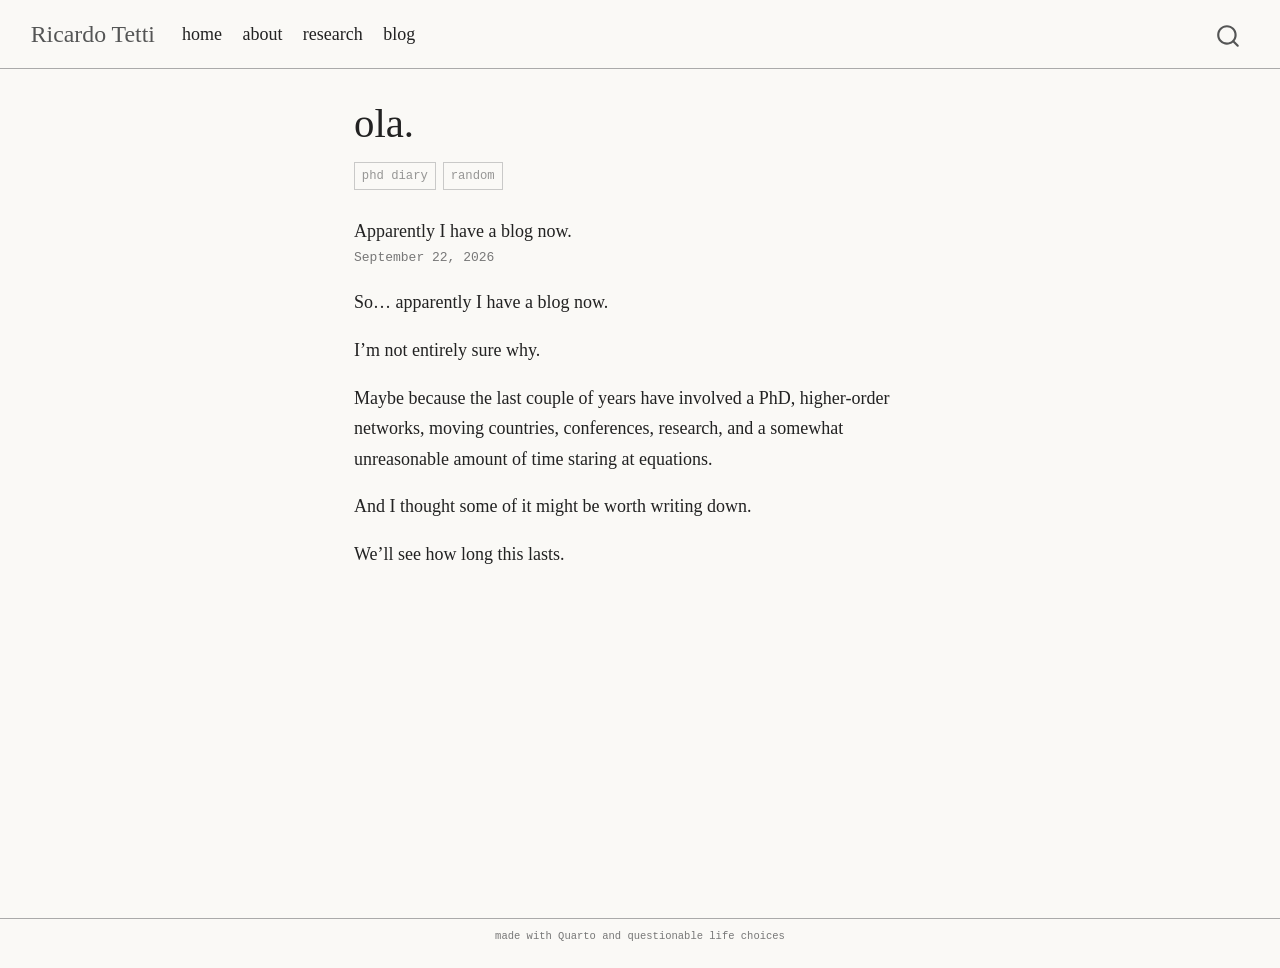
<file: posts/ola/index.html>
<!DOCTYPE html>
<html xmlns="http://www.w3.org/1999/xhtml" lang="en" xml:lang="en"><head>

<meta charset="utf-8">
<meta name="generator" content="quarto-1.10.18">

<meta name="viewport" content="width=device-width, initial-scale=1.0, user-scalable=yes">

<meta name="dcterms.date" content="2026-09-22">
<meta name="description" content="Apparently I have a blog now.">

<title>ola. – Ricardo Tetti</title>
<style>
/* Default styles provided by pandoc.
** See https://pandoc.org/MANUAL.html#variables-for-html for config info.
*/
span.smallcaps{font-variant: small-caps;}
div.columns{display: flex; gap: 1.5em;}
div.column{flex: auto;}
@media screen {
div.columns{gap: min(4vw, 1.5em);}
div.column{overflow-x: auto;}
}
div.hanging-indent{margin-left: 1.5em; text-indent: -1.5em;}
ul.task-list{list-style: none;}
ul.task-list li input[type="checkbox"] {
  width: 0.8em;
  margin: 0 0.8em 0.2em -1em; /* quarto-specific, see https://github.com/quarto-dev/quarto-cli/issues/4556 */ 
  vertical-align: middle;
}
</style>


<script src="../../site_libs/quarto-nav/quarto-nav.js"></script>
<script src="../../site_libs/quarto-nav/headroom.min.js"></script>
<script src="../../site_libs/clipboard/clipboard.min.js"></script>
<script src="../../site_libs/quarto-search/autocomplete.umd.js"></script>
<script src="../../site_libs/quarto-search/fuse.min.js"></script>
<script src="../../site_libs/quarto-search/quarto-search.js"></script>
<meta name="quarto:offset" content="../../">
<script src="../../site_libs/quarto-html/quarto.js" type="module"></script>
<script src="../../site_libs/quarto-html/tabsets/tabsets.js" type="module"></script>
<script src="../../site_libs/quarto-html/popper.min.js"></script>
<script src="../../site_libs/quarto-html/tippy.umd.min.js"></script>
<script src="../../site_libs/quarto-html/anchor.min.js"></script>
<link href="../../site_libs/quarto-html/tippy.css" rel="stylesheet">
<link href="../../site_libs/quarto-html/quarto-syntax-highlighting-64a204ab8560d761af7679ceaba22944.css" rel="stylesheet" id="quarto-text-highlighting-styles">
<script src="../../site_libs/bootstrap/bootstrap.min.js"></script>
<link href="../../site_libs/bootstrap/bootstrap-icons.css" rel="stylesheet">
<link href="../../site_libs/bootstrap/bootstrap-445b8638c3d06994fee0907d791121c4.min.css" rel="stylesheet" append-hash="true" id="quarto-bootstrap" data-mode="light">
<script id="quarto-search-options" type="application/json">{
  "location": "navbar",
  "copy-button": false,
  "collapse-after": 3,
  "panel-placement": "end",
  "type": "overlay",
  "limit": 50,
  "keyboard-shortcut": [
    "f",
    "/",
    "s"
  ],
  "show-item-context": false,
  "language": {
    "search-no-results-text": "No results",
    "search-matching-documents-text": "matching documents",
    "search-copy-link-title": "Copy link to search",
    "search-hide-matches-text": "Hide additional matches",
    "search-more-match-text": "more match in this document",
    "search-more-matches-text": "more matches in this document",
    "search-clear-button-title": "Clear",
    "search-text-placeholder": "",
    "search-detached-cancel-button-title": "Cancel",
    "search-submit-button-title": "Submit",
    "search-label": "Search"
  }
}</script>


<link rel="stylesheet" href="../../styles.css">
</head>

<body class="nav-fixed fullcontent quarto-light">

<div id="quarto-search-results"></div>
  <header id="quarto-header" class="headroom fixed-top">
    <nav class="navbar navbar-expand-lg " data-bs-theme="dark">
      <div class="navbar-container container-fluid">
      <div class="navbar-brand-container mx-auto">
    <a class="navbar-brand" href="../../index.html">
    <span class="navbar-title">Ricardo Tetti</span>
    </a>
  </div>
            <div id="quarto-search" class="" title="Search"></div>
          <button class="navbar-toggler" type="button" data-bs-toggle="collapse" data-bs-target="#navbarCollapse" aria-controls="navbarCollapse" role="menu" aria-expanded="false" aria-label="Toggle navigation" onclick="if (window.quartoToggleHeadroom) { window.quartoToggleHeadroom(); }">
  <span class="navbar-toggler-icon"></span>
</button>
          <div class="collapse navbar-collapse" id="navbarCollapse">
            <ul class="navbar-nav navbar-nav-scroll me-auto">
  <li class="nav-item">
    <a class="nav-link" href="../../index.html"> 
<span class="menu-text">home</span></a>
  </li>  
  <li class="nav-item">
    <a class="nav-link" href="../../about.html"> 
<span class="menu-text">about</span></a>
  </li>  
  <li class="nav-item">
    <a class="nav-link" href="../../research.html"> 
<span class="menu-text">research</span></a>
  </li>  
  <li class="nav-item">
    <a class="nav-link" href="../../blog.html"> 
<span class="menu-text">blog</span></a>
  </li>  
</ul>
          </div> <!-- /navcollapse -->
            <div class="quarto-navbar-tools">
</div>
      </div> <!-- /container-fluid -->
    </nav>
</header>
<!-- content -->
<div id="quarto-content" class="quarto-container page-columns page-rows-contents page-layout-article page-navbar">
<!-- sidebar -->
<!-- margin-sidebar -->
    
<!-- main -->
<main class="content" id="quarto-document-content">

<header id="title-block-header" class="quarto-title-block default">
<div class="quarto-title">
<h1 class="title">ola.</h1>
  <div class="quarto-categories">
    <div class="quarto-category">phd diary</div>
    <div class="quarto-category">random</div>
  </div>
  </div>

<div>
  <div class="description">
    Apparently I have a blog now.
  </div>
</div>


<div class="quarto-title-meta">

    
    <div>
    <div class="quarto-title-meta-heading">Published</div>
    <div class="quarto-title-meta-contents">
      <p class="date">September 22, 2026</p>
    </div>
  </div>
  
    
  </div>
  


</header>


<p>So… apparently I have a blog now.</p>
<p>I’m not entirely sure why.</p>
<p>Maybe because the last couple of years have involved a PhD, higher-order networks, moving countries, conferences, research, and a somewhat unreasonable amount of time staring at equations.</p>
<p>And I thought some of it might be worth writing down.</p>
<p>We’ll see how long this lasts.</p>



</main> <!-- /main -->
<script id="quarto-html-after-body" type="application/javascript">
  window.document.addEventListener("DOMContentLoaded", function (event) {
    const icon = "";
    const anchorJS = new window.AnchorJS();
    anchorJS.options = {
      placement: 'right',
      icon: icon
    };
    anchorJS.add('.anchored');
    const isCodeAnnotation = (el) => {
      for (const clz of el.classList) {
        if (clz.startsWith('code-annotation-')) {                     
          return true;
        }
      }
      return false;
    }
    const onCopySuccess = function(e) {
      // button target
      const button = e.trigger;
      // don't keep focus
      button.blur();
      // flash "checked"
      button.classList.add('code-copy-button-checked');
      var currentTitle = button.getAttribute("title");
      button.setAttribute("title", "Copied!");
      let tooltip;
      if (window.bootstrap) {
        button.setAttribute("data-bs-toggle", "tooltip");
        button.setAttribute("data-bs-placement", "left");
        button.setAttribute("data-bs-title", "Copied!");
        tooltip = new bootstrap.Tooltip(button, 
          { trigger: "manual", 
            customClass: "code-copy-button-tooltip",
            offset: [0, -8]});
        tooltip.show();    
      }
      setTimeout(function() {
        if (tooltip) {
          tooltip.hide();
          button.removeAttribute("data-bs-title");
          button.removeAttribute("data-bs-toggle");
          button.removeAttribute("data-bs-placement");
        }
        button.setAttribute("title", currentTitle);
        button.classList.remove('code-copy-button-checked');
      }, 1000);
      // clear code selection
      e.clearSelection();
    }
    const getTextToCopy = function(trigger) {
      const outerScaffold = trigger.parentElement.cloneNode(true);
      const codeEl = outerScaffold.querySelector('code');
      for (const childEl of codeEl.children) {
        if (isCodeAnnotation(childEl)) {
          childEl.remove();
        }
      }
      return codeEl.innerText;
    }
    const clipboard = new window.ClipboardJS('.code-copy-button:not([data-in-quarto-modal])', {
      text: getTextToCopy
    });
    clipboard.on('success', onCopySuccess);
    if (window.document.getElementById('quarto-embedded-source-code-modal')) {
      const clipboardModal = new window.ClipboardJS('.code-copy-button[data-in-quarto-modal]', {
        text: getTextToCopy,
        container: window.document.getElementById('quarto-embedded-source-code-modal')
      });
      clipboardModal.on('success', onCopySuccess);
    }
      var localhostRegex = new RegExp(/^(?:http|https):\/\/localhost\:?[0-9]*\//);
      var mailtoRegex = new RegExp(/^mailto:/);
        var filterRegex = new RegExp("https:\/\/ricardotetti\.github\.io\/");
      var isInternal = (href) => {
          return filterRegex.test(href) || localhostRegex.test(href) || mailtoRegex.test(href);
      }
      // Inspect non-navigation links and adorn them if external
     var links = window.document.querySelectorAll('a[href]:not(.nav-link):not(.navbar-brand):not(.toc-action):not(.sidebar-link):not(.sidebar-item-toggle):not(.pagination-link):not(.no-external):not([aria-hidden]):not(.dropdown-item):not(.quarto-navigation-tool):not(.about-link)');
      for (var i=0; i<links.length; i++) {
        const link = links[i];
        if (!isInternal(link.href)) {
          // undo the damage that might have been done by quarto-nav.js in the case of
          // links that we want to consider external
          if (link.dataset.originalHref !== undefined) {
            link.href = link.dataset.originalHref;
          }
        }
      }
    function tippyHover(el, contentFn, onTriggerFn, onUntriggerFn) {
      const config = {
        allowHTML: true,
        maxWidth: 500,
        delay: 100,
        arrow: false,
        appendTo: function(el) {
            return el.parentElement;
        },
        interactive: true,
        interactiveBorder: 10,
        theme: 'quarto',
        placement: 'bottom-start',
      };
      if (contentFn) {
        config.content = contentFn;
      }
      if (onTriggerFn) {
        config.onTrigger = onTriggerFn;
      }
      if (onUntriggerFn) {
        config.onUntrigger = onUntriggerFn;
      }
      window.tippy(el, config); 
    }
    const noterefs = window.document.querySelectorAll('a[role="doc-noteref"]');
    for (var i=0; i<noterefs.length; i++) {
      const ref = noterefs[i];
      tippyHover(ref, function() {
        // use id or data attribute instead here
        let href = ref.getAttribute('data-footnote-href') || ref.getAttribute('href');
        try { href = new URL(href).hash; } catch {}
        const id = href.replace(/^#\/?/, "");
        const note = window.document.getElementById(id);
        if (note) {
          return note.innerHTML;
        } else {
          return "";
        }
      });
    }
    const xrefs = window.document.querySelectorAll('a.quarto-xref');
    const processXRef = (id, note) => {
      // Strip column container classes
      const stripColumnClz = (el) => {
        el.classList.remove("page-full", "page-columns");
        if (el.children) {
          for (const child of el.children) {
            stripColumnClz(child);
          }
        }
      }
      stripColumnClz(note)
      if (id === null || id.startsWith('sec-')) {
        // Special case sections, only their first couple elements
        const container = document.createElement("div");
        if (note.children && note.children.length > 2) {
          container.appendChild(note.children[0].cloneNode(true));
          for (let i = 1; i < note.children.length; i++) {
            const child = note.children[i];
            if (child.tagName === "P" && child.innerText === "") {
              continue;
            } else {
              container.appendChild(child.cloneNode(true));
              break;
            }
          }
          if (window.Quarto?.typesetMath) {
            window.Quarto.typesetMath(container);
          }
          return container.innerHTML
        } else {
          if (window.Quarto?.typesetMath) {
            window.Quarto.typesetMath(note);
          }
          return note.innerHTML;
        }
      } else {
        // Remove any anchor links if they are present
        const anchorLink = note.querySelector('a.anchorjs-link');
        if (anchorLink) {
          anchorLink.remove();
        }
        if (window.Quarto?.typesetMath) {
          window.Quarto.typesetMath(note);
        }
        if (note.classList.contains("callout")) {
          return note.outerHTML;
        } else {
          return note.innerHTML;
        }
      }
    }
    for (var i=0; i<xrefs.length; i++) {
      const xref = xrefs[i];
      tippyHover(xref, undefined, function(instance) {
        instance.disable();
        let url = xref.getAttribute('href');
        let hash = undefined; 
        if (url.startsWith('#')) {
          hash = url;
        } else {
          try { hash = new URL(url).hash; } catch {}
        }
        if (hash) {
          const id = hash.replace(/^#\/?/, "");
          const note = window.document.getElementById(id);
          if (note !== null) {
            try {
              const html = processXRef(id, note.cloneNode(true));
              instance.setContent(html);
            } finally {
              instance.enable();
              instance.show();
            }
          } else {
            // See if we can fetch this
            fetch(url.split('#')[0])
            .then(res => res.text())
            .then(html => {
              const parser = new DOMParser();
              const htmlDoc = parser.parseFromString(html, "text/html");
              const note = htmlDoc.getElementById(id);
              if (note !== null) {
                const html = processXRef(id, note);
                instance.setContent(html);
              } 
            }).finally(() => {
              instance.enable();
              instance.show();
            });
          }
        } else {
          // See if we can fetch a full url (with no hash to target)
          // This is a special case and we should probably do some content thinning / targeting
          fetch(url)
          .then(res => res.text())
          .then(html => {
            const parser = new DOMParser();
            const htmlDoc = parser.parseFromString(html, "text/html");
            const note = htmlDoc.querySelector('main.content');
            if (note !== null) {
              // This should only happen for chapter cross references
              // (since there is no id in the URL)
              // remove the first header
              if (note.children.length > 0 && note.children[0].tagName === "HEADER") {
                note.children[0].remove();
              }
              const html = processXRef(null, note);
              instance.setContent(html);
            } 
          }).finally(() => {
            instance.enable();
            instance.show();
          });
        }
      }, function(instance) {
      });
    }
        let selectedAnnoteEl;
        const selectorForAnnotation = ( cell, annotation) => {
          let cellAttr = 'data-code-cell="' + cell + '"';
          let lineAttr = 'data-code-annotation="' +  annotation + '"';
          const selector = 'span[' + cellAttr + '][' + lineAttr + ']';
          return selector;
        }
        const selectCodeLines = (annoteEl) => {
          const doc = window.document;
          const targetCell = annoteEl.getAttribute("data-target-cell");
          const targetAnnotation = annoteEl.getAttribute("data-target-annotation");
          const annoteSpan = window.document.querySelector(selectorForAnnotation(targetCell, targetAnnotation));
          const lines = annoteSpan.getAttribute("data-code-lines").split(",");
          const lineIds = lines.map((line) => {
            return targetCell + "-" + line;
          })
          let top = null;
          let height = null;
          let parent = null;
          if (lineIds.length > 0) {
              //compute the position of the single el (top and bottom and make a div)
              const el = window.document.getElementById(lineIds[0]);
              top = el.offsetTop;
              height = el.offsetHeight;
              parent = el.parentElement.parentElement;
            if (lineIds.length > 1) {
              const lastEl = window.document.getElementById(lineIds[lineIds.length - 1]);
              const bottom = lastEl.offsetTop + lastEl.offsetHeight;
              height = bottom - top;
            }
            if (top !== null && height !== null && parent !== null) {
              // cook up a div (if necessary) and position it 
              let div = window.document.getElementById("code-annotation-line-highlight");
              if (div === null) {
                div = window.document.createElement("div");
                div.setAttribute("id", "code-annotation-line-highlight");
                div.style.position = 'absolute';
                parent.appendChild(div);
              }
              div.style.top = top - 2 + "px";
              div.style.height = height + 4 + "px";
              div.style.left = 0;
              let gutterDiv = window.document.getElementById("code-annotation-line-highlight-gutter");
              if (gutterDiv === null) {
                gutterDiv = window.document.createElement("div");
                gutterDiv.setAttribute("id", "code-annotation-line-highlight-gutter");
                gutterDiv.style.position = 'absolute';
                const codeCell = window.document.getElementById(targetCell);
                const gutter = codeCell.querySelector('.code-annotation-gutter');
                gutter.appendChild(gutterDiv);
              }
              gutterDiv.style.top = top - 2 + "px";
              gutterDiv.style.height = height + 4 + "px";
            }
            selectedAnnoteEl = annoteEl;
          }
        };
        const unselectCodeLines = () => {
          const elementsIds = ["code-annotation-line-highlight", "code-annotation-line-highlight-gutter"];
          elementsIds.forEach((elId) => {
            const div = window.document.getElementById(elId);
            if (div) {
              div.remove();
            }
          });
          selectedAnnoteEl = undefined;
        };
          // Handle positioning of the toggle
      window.addEventListener(
        "resize",
        throttle(() => {
          elRect = undefined;
          if (selectedAnnoteEl) {
            selectCodeLines(selectedAnnoteEl);
          }
        }, 10)
      );
      function throttle(fn, ms) {
      let throttle = false;
      let timer;
        return (...args) => {
          if(!throttle) { // first call gets through
              fn.apply(this, args);
              throttle = true;
          } else { // all the others get throttled
              if(timer) clearTimeout(timer); // cancel #2
              timer = setTimeout(() => {
                fn.apply(this, args);
                timer = throttle = false;
              }, ms);
          }
        };
      }
        // Attach click handler to the DT
        const annoteDls = window.document.querySelectorAll('dt[data-target-cell]');
        for (const annoteDlNode of annoteDls) {
          annoteDlNode.addEventListener('click', (event) => {
            const clickedEl = event.target;
            if (clickedEl !== selectedAnnoteEl) {
              unselectCodeLines();
              const activeEl = window.document.querySelector('dt[data-target-cell].code-annotation-active');
              if (activeEl) {
                activeEl.classList.remove('code-annotation-active');
              }
              selectCodeLines(clickedEl);
              clickedEl.classList.add('code-annotation-active');
            } else {
              // Unselect the line
              unselectCodeLines();
              clickedEl.classList.remove('code-annotation-active');
            }
          });
        }
    const findCites = (el) => {
      const parentEl = el.parentElement;
      if (parentEl) {
        const cites = parentEl.dataset.cites;
        if (cites) {
          return {
            el,
            cites: cites.split(' ')
          };
        } else {
          return findCites(el.parentElement)
        }
      } else {
        return undefined;
      }
    };
    var bibliorefs = window.document.querySelectorAll('a[role="doc-biblioref"]');
    for (var i=0; i<bibliorefs.length; i++) {
      const ref = bibliorefs[i];
      const citeInfo = findCites(ref);
      if (citeInfo) {
        tippyHover(citeInfo.el, function() {
          var popup = window.document.createElement('div');
          citeInfo.cites.forEach(function(cite) {
            var citeDiv = window.document.createElement('div');
            citeDiv.classList.add('hanging-indent');
            citeDiv.classList.add('csl-entry');
            var biblioDiv = window.document.getElementById('ref-' + cite);
            if (biblioDiv) {
              citeDiv.innerHTML = biblioDiv.innerHTML;
            }
            popup.appendChild(citeDiv);
          });
          return popup.innerHTML;
        });
      }
    }
  });
  </script>
</div> <!-- /content -->
<footer class="footer">
  <div class="nav-footer">
    <div class="nav-footer-left">
      &nbsp;
    </div>   
    <div class="nav-footer-center">
<p>made with Quarto and questionable life choices</p>
</div>
    <div class="nav-footer-right">
      &nbsp;
    </div>
  </div>
</footer>




</body></html>
</file>
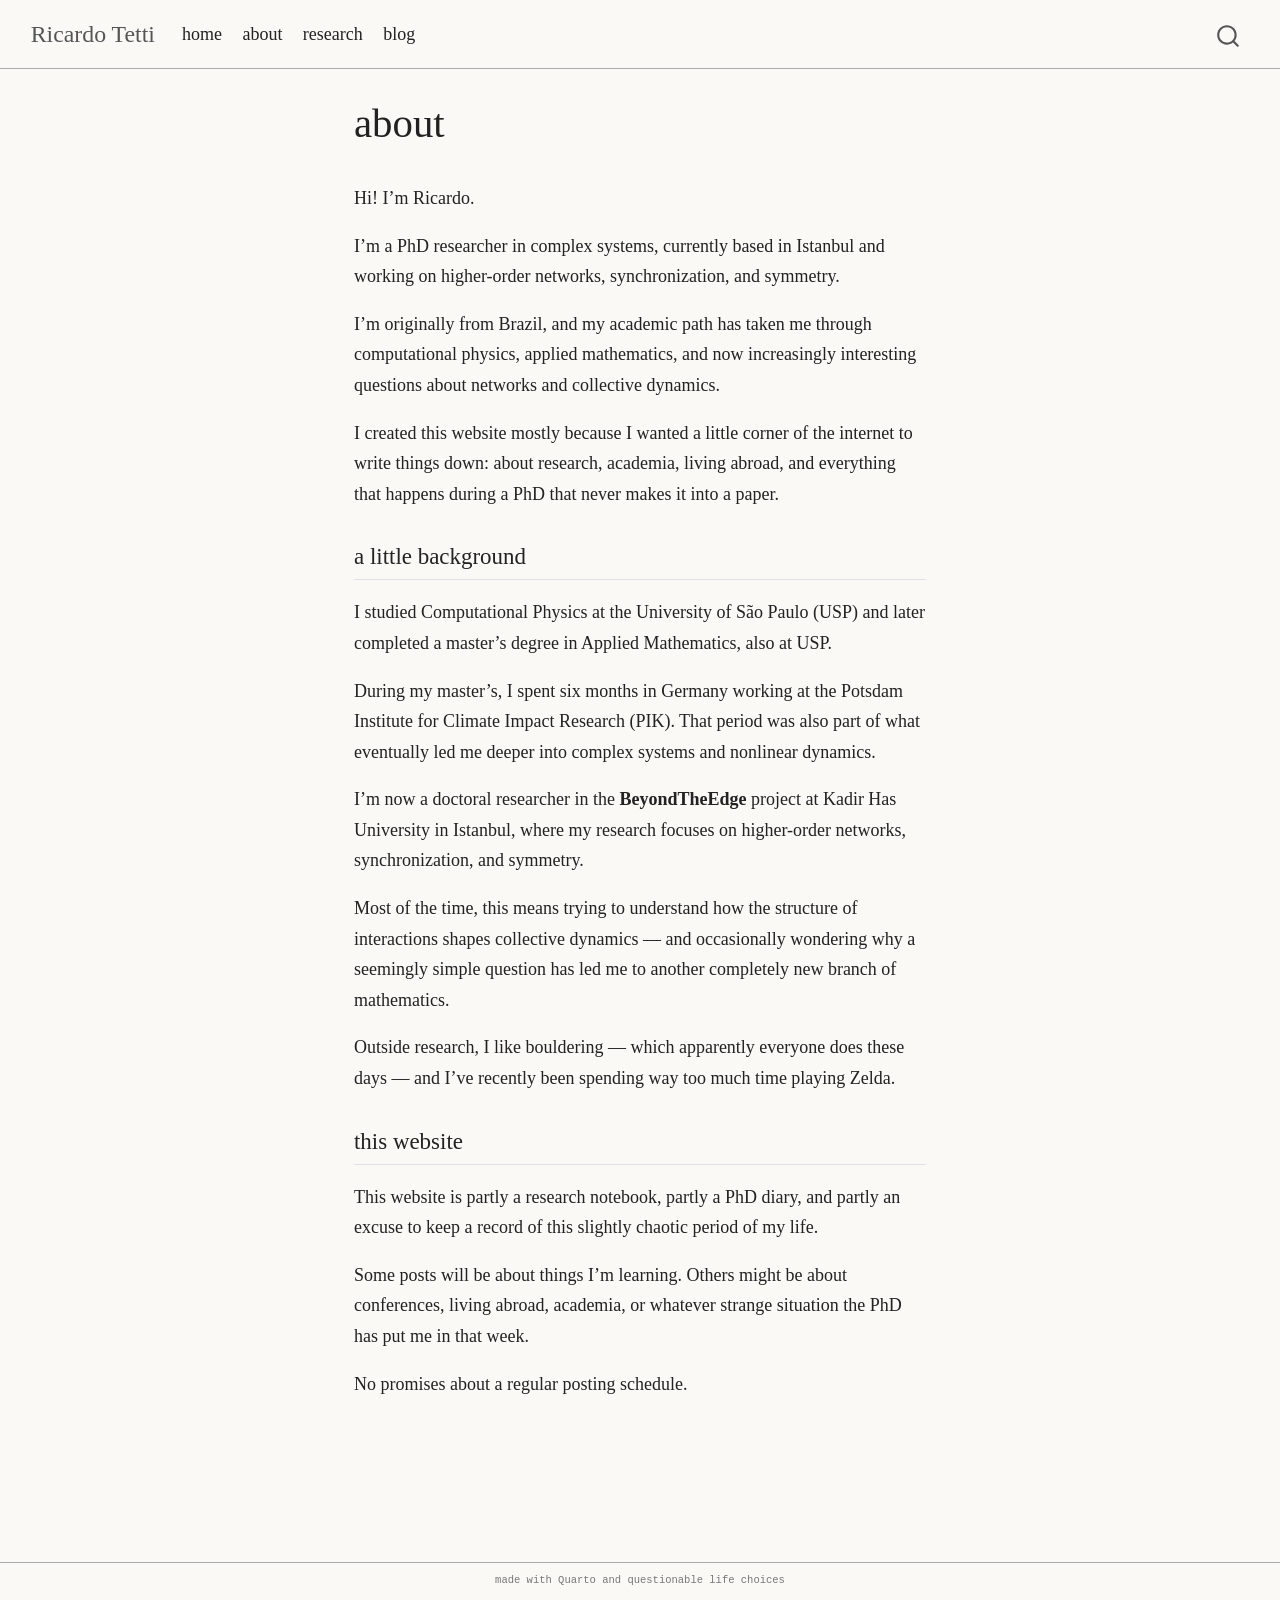
<file: about.html>
<!DOCTYPE html>
<html xmlns="http://www.w3.org/1999/xhtml" lang="en" xml:lang="en"><head>

<meta charset="utf-8">
<meta name="generator" content="quarto-1.10.18">

<meta name="viewport" content="width=device-width, initial-scale=1.0, user-scalable=yes">


<title>about – Ricardo Tetti</title>
<style>
/* Default styles provided by pandoc.
** See https://pandoc.org/MANUAL.html#variables-for-html for config info.
*/
span.smallcaps{font-variant: small-caps;}
div.columns{display: flex; gap: 1.5em;}
div.column{flex: auto;}
@media screen {
div.columns{gap: min(4vw, 1.5em);}
div.column{overflow-x: auto;}
}
div.hanging-indent{margin-left: 1.5em; text-indent: -1.5em;}
ul.task-list{list-style: none;}
ul.task-list li input[type="checkbox"] {
  width: 0.8em;
  margin: 0 0.8em 0.2em -1em; /* quarto-specific, see https://github.com/quarto-dev/quarto-cli/issues/4556 */ 
  vertical-align: middle;
}
</style>


<script src="site_libs/quarto-nav/quarto-nav.js"></script>
<script src="site_libs/quarto-nav/headroom.min.js"></script>
<script src="site_libs/clipboard/clipboard.min.js"></script>
<script src="site_libs/quarto-search/autocomplete.umd.js"></script>
<script src="site_libs/quarto-search/fuse.min.js"></script>
<script src="site_libs/quarto-search/quarto-search.js"></script>
<meta name="quarto:offset" content="./">
<script src="site_libs/quarto-html/quarto.js" type="module"></script>
<script src="site_libs/quarto-html/tabsets/tabsets.js" type="module"></script>
<script src="site_libs/quarto-html/popper.min.js"></script>
<script src="site_libs/quarto-html/tippy.umd.min.js"></script>
<script src="site_libs/quarto-html/anchor.min.js"></script>
<link href="site_libs/quarto-html/tippy.css" rel="stylesheet">
<link href="site_libs/quarto-html/quarto-syntax-highlighting-64a204ab8560d761af7679ceaba22944.css" rel="stylesheet" id="quarto-text-highlighting-styles">
<script src="site_libs/bootstrap/bootstrap.min.js"></script>
<link href="site_libs/bootstrap/bootstrap-icons.css" rel="stylesheet">
<link href="site_libs/bootstrap/bootstrap-445b8638c3d06994fee0907d791121c4.min.css" rel="stylesheet" append-hash="true" id="quarto-bootstrap" data-mode="light">
<script id="quarto-search-options" type="application/json">{
  "location": "navbar",
  "copy-button": false,
  "collapse-after": 3,
  "panel-placement": "end",
  "type": "overlay",
  "limit": 50,
  "keyboard-shortcut": [
    "f",
    "/",
    "s"
  ],
  "show-item-context": false,
  "language": {
    "search-no-results-text": "No results",
    "search-matching-documents-text": "matching documents",
    "search-copy-link-title": "Copy link to search",
    "search-hide-matches-text": "Hide additional matches",
    "search-more-match-text": "more match in this document",
    "search-more-matches-text": "more matches in this document",
    "search-clear-button-title": "Clear",
    "search-text-placeholder": "",
    "search-detached-cancel-button-title": "Cancel",
    "search-submit-button-title": "Submit",
    "search-label": "Search"
  }
}</script>


<link rel="stylesheet" href="styles.css">
</head>

<body class="nav-fixed fullcontent quarto-light">

<div id="quarto-search-results"></div>
  <header id="quarto-header" class="headroom fixed-top">
    <nav class="navbar navbar-expand-lg " data-bs-theme="dark">
      <div class="navbar-container container-fluid">
      <div class="navbar-brand-container mx-auto">
    <a class="navbar-brand" href="./index.html">
    <span class="navbar-title">Ricardo Tetti</span>
    </a>
  </div>
            <div id="quarto-search" class="" title="Search"></div>
          <button class="navbar-toggler" type="button" data-bs-toggle="collapse" data-bs-target="#navbarCollapse" aria-controls="navbarCollapse" role="menu" aria-expanded="false" aria-label="Toggle navigation" onclick="if (window.quartoToggleHeadroom) { window.quartoToggleHeadroom(); }">
  <span class="navbar-toggler-icon"></span>
</button>
          <div class="collapse navbar-collapse" id="navbarCollapse">
            <ul class="navbar-nav navbar-nav-scroll me-auto">
  <li class="nav-item">
    <a class="nav-link" href="./index.html"> 
<span class="menu-text">home</span></a>
  </li>  
  <li class="nav-item">
    <a class="nav-link active" href="./about.html" aria-current="page"> 
<span class="menu-text">about</span></a>
  </li>  
  <li class="nav-item">
    <a class="nav-link" href="./research.html"> 
<span class="menu-text">research</span></a>
  </li>  
  <li class="nav-item">
    <a class="nav-link" href="./blog.html"> 
<span class="menu-text">blog</span></a>
  </li>  
</ul>
          </div> <!-- /navcollapse -->
            <div class="quarto-navbar-tools">
</div>
      </div> <!-- /container-fluid -->
    </nav>
</header>
<!-- content -->
<div id="quarto-content" class="quarto-container page-columns page-rows-contents page-layout-article page-navbar">
<!-- sidebar -->
<!-- margin-sidebar -->
    
<!-- main -->
<main class="content" id="quarto-document-content">

<header id="title-block-header" class="quarto-title-block default">
<div class="quarto-title">
<h1 class="title">about</h1>
</div>



<div class="quarto-title-meta">

    
  
    
  </div>
  


</header>


<p>Hi! I’m Ricardo.</p>
<p>I’m a PhD researcher in complex systems, currently based in Istanbul and working on higher-order networks, synchronization, and symmetry.</p>
<p>I’m originally from Brazil, and my academic path has taken me through computational physics, applied mathematics, and now increasingly interesting questions about networks and collective dynamics.</p>
<p>I created this website mostly because I wanted a little corner of the internet to write things down: about research, academia, living abroad, and everything that happens during a PhD that never makes it into a paper.</p>
<section id="a-little-background" class="level2">
<h2 class="anchored" data-anchor-id="a-little-background">a little background</h2>
<p>I studied Computational Physics at the University of São Paulo (USP) and later completed a master’s degree in Applied Mathematics, also at USP.</p>
<p>During my master’s, I spent six months in Germany working at the Potsdam Institute for Climate Impact Research (PIK). That period was also part of what eventually led me deeper into complex systems and nonlinear dynamics.</p>
<p>I’m now a doctoral researcher in the <strong>BeyondTheEdge</strong> project at Kadir Has University in Istanbul, where my research focuses on higher-order networks, synchronization, and symmetry.</p>
<p>Most of the time, this means trying to understand how the structure of interactions shapes collective dynamics — and occasionally wondering why a seemingly simple question has led me to another completely new branch of mathematics.</p>
<p>Outside research, I like bouldering — which apparently everyone does these days — and I’ve recently been spending way too much time playing Zelda.</p>
</section>
<section id="this-website" class="level2">
<h2 class="anchored" data-anchor-id="this-website">this website</h2>
<p>This website is partly a research notebook, partly a PhD diary, and partly an excuse to keep a record of this slightly chaotic period of my life.</p>
<p>Some posts will be about things I’m learning. Others might be about conferences, living abroad, academia, or whatever strange situation the PhD has put me in that week.</p>
<p>No promises about a regular posting schedule.</p>
<!-- ## elsewhere -->
<!-- [GitHub](SEU-LINK) · [LinkedIn](SEU-LINK) · [Google Scholar](SEU-LINK) -->


</section>

</main> <!-- /main -->
<script id="quarto-html-after-body" type="application/javascript">
  window.document.addEventListener("DOMContentLoaded", function (event) {
    const icon = "";
    const anchorJS = new window.AnchorJS();
    anchorJS.options = {
      placement: 'right',
      icon: icon
    };
    anchorJS.add('.anchored');
    const isCodeAnnotation = (el) => {
      for (const clz of el.classList) {
        if (clz.startsWith('code-annotation-')) {                     
          return true;
        }
      }
      return false;
    }
    const onCopySuccess = function(e) {
      // button target
      const button = e.trigger;
      // don't keep focus
      button.blur();
      // flash "checked"
      button.classList.add('code-copy-button-checked');
      var currentTitle = button.getAttribute("title");
      button.setAttribute("title", "Copied!");
      let tooltip;
      if (window.bootstrap) {
        button.setAttribute("data-bs-toggle", "tooltip");
        button.setAttribute("data-bs-placement", "left");
        button.setAttribute("data-bs-title", "Copied!");
        tooltip = new bootstrap.Tooltip(button, 
          { trigger: "manual", 
            customClass: "code-copy-button-tooltip",
            offset: [0, -8]});
        tooltip.show();    
      }
      setTimeout(function() {
        if (tooltip) {
          tooltip.hide();
          button.removeAttribute("data-bs-title");
          button.removeAttribute("data-bs-toggle");
          button.removeAttribute("data-bs-placement");
        }
        button.setAttribute("title", currentTitle);
        button.classList.remove('code-copy-button-checked');
      }, 1000);
      // clear code selection
      e.clearSelection();
    }
    const getTextToCopy = function(trigger) {
      const outerScaffold = trigger.parentElement.cloneNode(true);
      const codeEl = outerScaffold.querySelector('code');
      for (const childEl of codeEl.children) {
        if (isCodeAnnotation(childEl)) {
          childEl.remove();
        }
      }
      return codeEl.innerText;
    }
    const clipboard = new window.ClipboardJS('.code-copy-button:not([data-in-quarto-modal])', {
      text: getTextToCopy
    });
    clipboard.on('success', onCopySuccess);
    if (window.document.getElementById('quarto-embedded-source-code-modal')) {
      const clipboardModal = new window.ClipboardJS('.code-copy-button[data-in-quarto-modal]', {
        text: getTextToCopy,
        container: window.document.getElementById('quarto-embedded-source-code-modal')
      });
      clipboardModal.on('success', onCopySuccess);
    }
      var localhostRegex = new RegExp(/^(?:http|https):\/\/localhost\:?[0-9]*\//);
      var mailtoRegex = new RegExp(/^mailto:/);
        var filterRegex = new RegExp("https:\/\/ricardotetti\.github\.io\/");
      var isInternal = (href) => {
          return filterRegex.test(href) || localhostRegex.test(href) || mailtoRegex.test(href);
      }
      // Inspect non-navigation links and adorn them if external
     var links = window.document.querySelectorAll('a[href]:not(.nav-link):not(.navbar-brand):not(.toc-action):not(.sidebar-link):not(.sidebar-item-toggle):not(.pagination-link):not(.no-external):not([aria-hidden]):not(.dropdown-item):not(.quarto-navigation-tool):not(.about-link)');
      for (var i=0; i<links.length; i++) {
        const link = links[i];
        if (!isInternal(link.href)) {
          // undo the damage that might have been done by quarto-nav.js in the case of
          // links that we want to consider external
          if (link.dataset.originalHref !== undefined) {
            link.href = link.dataset.originalHref;
          }
        }
      }
    function tippyHover(el, contentFn, onTriggerFn, onUntriggerFn) {
      const config = {
        allowHTML: true,
        maxWidth: 500,
        delay: 100,
        arrow: false,
        appendTo: function(el) {
            return el.parentElement;
        },
        interactive: true,
        interactiveBorder: 10,
        theme: 'quarto',
        placement: 'bottom-start',
      };
      if (contentFn) {
        config.content = contentFn;
      }
      if (onTriggerFn) {
        config.onTrigger = onTriggerFn;
      }
      if (onUntriggerFn) {
        config.onUntrigger = onUntriggerFn;
      }
      window.tippy(el, config); 
    }
    const noterefs = window.document.querySelectorAll('a[role="doc-noteref"]');
    for (var i=0; i<noterefs.length; i++) {
      const ref = noterefs[i];
      tippyHover(ref, function() {
        // use id or data attribute instead here
        let href = ref.getAttribute('data-footnote-href') || ref.getAttribute('href');
        try { href = new URL(href).hash; } catch {}
        const id = href.replace(/^#\/?/, "");
        const note = window.document.getElementById(id);
        if (note) {
          return note.innerHTML;
        } else {
          return "";
        }
      });
    }
    const xrefs = window.document.querySelectorAll('a.quarto-xref');
    const processXRef = (id, note) => {
      // Strip column container classes
      const stripColumnClz = (el) => {
        el.classList.remove("page-full", "page-columns");
        if (el.children) {
          for (const child of el.children) {
            stripColumnClz(child);
          }
        }
      }
      stripColumnClz(note)
      if (id === null || id.startsWith('sec-')) {
        // Special case sections, only their first couple elements
        const container = document.createElement("div");
        if (note.children && note.children.length > 2) {
          container.appendChild(note.children[0].cloneNode(true));
          for (let i = 1; i < note.children.length; i++) {
            const child = note.children[i];
            if (child.tagName === "P" && child.innerText === "") {
              continue;
            } else {
              container.appendChild(child.cloneNode(true));
              break;
            }
          }
          if (window.Quarto?.typesetMath) {
            window.Quarto.typesetMath(container);
          }
          return container.innerHTML
        } else {
          if (window.Quarto?.typesetMath) {
            window.Quarto.typesetMath(note);
          }
          return note.innerHTML;
        }
      } else {
        // Remove any anchor links if they are present
        const anchorLink = note.querySelector('a.anchorjs-link');
        if (anchorLink) {
          anchorLink.remove();
        }
        if (window.Quarto?.typesetMath) {
          window.Quarto.typesetMath(note);
        }
        if (note.classList.contains("callout")) {
          return note.outerHTML;
        } else {
          return note.innerHTML;
        }
      }
    }
    for (var i=0; i<xrefs.length; i++) {
      const xref = xrefs[i];
      tippyHover(xref, undefined, function(instance) {
        instance.disable();
        let url = xref.getAttribute('href');
        let hash = undefined; 
        if (url.startsWith('#')) {
          hash = url;
        } else {
          try { hash = new URL(url).hash; } catch {}
        }
        if (hash) {
          const id = hash.replace(/^#\/?/, "");
          const note = window.document.getElementById(id);
          if (note !== null) {
            try {
              const html = processXRef(id, note.cloneNode(true));
              instance.setContent(html);
            } finally {
              instance.enable();
              instance.show();
            }
          } else {
            // See if we can fetch this
            fetch(url.split('#')[0])
            .then(res => res.text())
            .then(html => {
              const parser = new DOMParser();
              const htmlDoc = parser.parseFromString(html, "text/html");
              const note = htmlDoc.getElementById(id);
              if (note !== null) {
                const html = processXRef(id, note);
                instance.setContent(html);
              } 
            }).finally(() => {
              instance.enable();
              instance.show();
            });
          }
        } else {
          // See if we can fetch a full url (with no hash to target)
          // This is a special case and we should probably do some content thinning / targeting
          fetch(url)
          .then(res => res.text())
          .then(html => {
            const parser = new DOMParser();
            const htmlDoc = parser.parseFromString(html, "text/html");
            const note = htmlDoc.querySelector('main.content');
            if (note !== null) {
              // This should only happen for chapter cross references
              // (since there is no id in the URL)
              // remove the first header
              if (note.children.length > 0 && note.children[0].tagName === "HEADER") {
                note.children[0].remove();
              }
              const html = processXRef(null, note);
              instance.setContent(html);
            } 
          }).finally(() => {
            instance.enable();
            instance.show();
          });
        }
      }, function(instance) {
      });
    }
        let selectedAnnoteEl;
        const selectorForAnnotation = ( cell, annotation) => {
          let cellAttr = 'data-code-cell="' + cell + '"';
          let lineAttr = 'data-code-annotation="' +  annotation + '"';
          const selector = 'span[' + cellAttr + '][' + lineAttr + ']';
          return selector;
        }
        const selectCodeLines = (annoteEl) => {
          const doc = window.document;
          const targetCell = annoteEl.getAttribute("data-target-cell");
          const targetAnnotation = annoteEl.getAttribute("data-target-annotation");
          const annoteSpan = window.document.querySelector(selectorForAnnotation(targetCell, targetAnnotation));
          const lines = annoteSpan.getAttribute("data-code-lines").split(",");
          const lineIds = lines.map((line) => {
            return targetCell + "-" + line;
          })
          let top = null;
          let height = null;
          let parent = null;
          if (lineIds.length > 0) {
              //compute the position of the single el (top and bottom and make a div)
              const el = window.document.getElementById(lineIds[0]);
              top = el.offsetTop;
              height = el.offsetHeight;
              parent = el.parentElement.parentElement;
            if (lineIds.length > 1) {
              const lastEl = window.document.getElementById(lineIds[lineIds.length - 1]);
              const bottom = lastEl.offsetTop + lastEl.offsetHeight;
              height = bottom - top;
            }
            if (top !== null && height !== null && parent !== null) {
              // cook up a div (if necessary) and position it 
              let div = window.document.getElementById("code-annotation-line-highlight");
              if (div === null) {
                div = window.document.createElement("div");
                div.setAttribute("id", "code-annotation-line-highlight");
                div.style.position = 'absolute';
                parent.appendChild(div);
              }
              div.style.top = top - 2 + "px";
              div.style.height = height + 4 + "px";
              div.style.left = 0;
              let gutterDiv = window.document.getElementById("code-annotation-line-highlight-gutter");
              if (gutterDiv === null) {
                gutterDiv = window.document.createElement("div");
                gutterDiv.setAttribute("id", "code-annotation-line-highlight-gutter");
                gutterDiv.style.position = 'absolute';
                const codeCell = window.document.getElementById(targetCell);
                const gutter = codeCell.querySelector('.code-annotation-gutter');
                gutter.appendChild(gutterDiv);
              }
              gutterDiv.style.top = top - 2 + "px";
              gutterDiv.style.height = height + 4 + "px";
            }
            selectedAnnoteEl = annoteEl;
          }
        };
        const unselectCodeLines = () => {
          const elementsIds = ["code-annotation-line-highlight", "code-annotation-line-highlight-gutter"];
          elementsIds.forEach((elId) => {
            const div = window.document.getElementById(elId);
            if (div) {
              div.remove();
            }
          });
          selectedAnnoteEl = undefined;
        };
          // Handle positioning of the toggle
      window.addEventListener(
        "resize",
        throttle(() => {
          elRect = undefined;
          if (selectedAnnoteEl) {
            selectCodeLines(selectedAnnoteEl);
          }
        }, 10)
      );
      function throttle(fn, ms) {
      let throttle = false;
      let timer;
        return (...args) => {
          if(!throttle) { // first call gets through
              fn.apply(this, args);
              throttle = true;
          } else { // all the others get throttled
              if(timer) clearTimeout(timer); // cancel #2
              timer = setTimeout(() => {
                fn.apply(this, args);
                timer = throttle = false;
              }, ms);
          }
        };
      }
        // Attach click handler to the DT
        const annoteDls = window.document.querySelectorAll('dt[data-target-cell]');
        for (const annoteDlNode of annoteDls) {
          annoteDlNode.addEventListener('click', (event) => {
            const clickedEl = event.target;
            if (clickedEl !== selectedAnnoteEl) {
              unselectCodeLines();
              const activeEl = window.document.querySelector('dt[data-target-cell].code-annotation-active');
              if (activeEl) {
                activeEl.classList.remove('code-annotation-active');
              }
              selectCodeLines(clickedEl);
              clickedEl.classList.add('code-annotation-active');
            } else {
              // Unselect the line
              unselectCodeLines();
              clickedEl.classList.remove('code-annotation-active');
            }
          });
        }
    const findCites = (el) => {
      const parentEl = el.parentElement;
      if (parentEl) {
        const cites = parentEl.dataset.cites;
        if (cites) {
          return {
            el,
            cites: cites.split(' ')
          };
        } else {
          return findCites(el.parentElement)
        }
      } else {
        return undefined;
      }
    };
    var bibliorefs = window.document.querySelectorAll('a[role="doc-biblioref"]');
    for (var i=0; i<bibliorefs.length; i++) {
      const ref = bibliorefs[i];
      const citeInfo = findCites(ref);
      if (citeInfo) {
        tippyHover(citeInfo.el, function() {
          var popup = window.document.createElement('div');
          citeInfo.cites.forEach(function(cite) {
            var citeDiv = window.document.createElement('div');
            citeDiv.classList.add('hanging-indent');
            citeDiv.classList.add('csl-entry');
            var biblioDiv = window.document.getElementById('ref-' + cite);
            if (biblioDiv) {
              citeDiv.innerHTML = biblioDiv.innerHTML;
            }
            popup.appendChild(citeDiv);
          });
          return popup.innerHTML;
        });
      }
    }
  });
  </script>
</div> <!-- /content -->
<footer class="footer">
  <div class="nav-footer">
    <div class="nav-footer-left">
      &nbsp;
    </div>   
    <div class="nav-footer-center">
<p>made with Quarto and questionable life choices</p>
</div>
    <div class="nav-footer-right">
      &nbsp;
    </div>
  </div>
</footer>




</body></html>
</file>
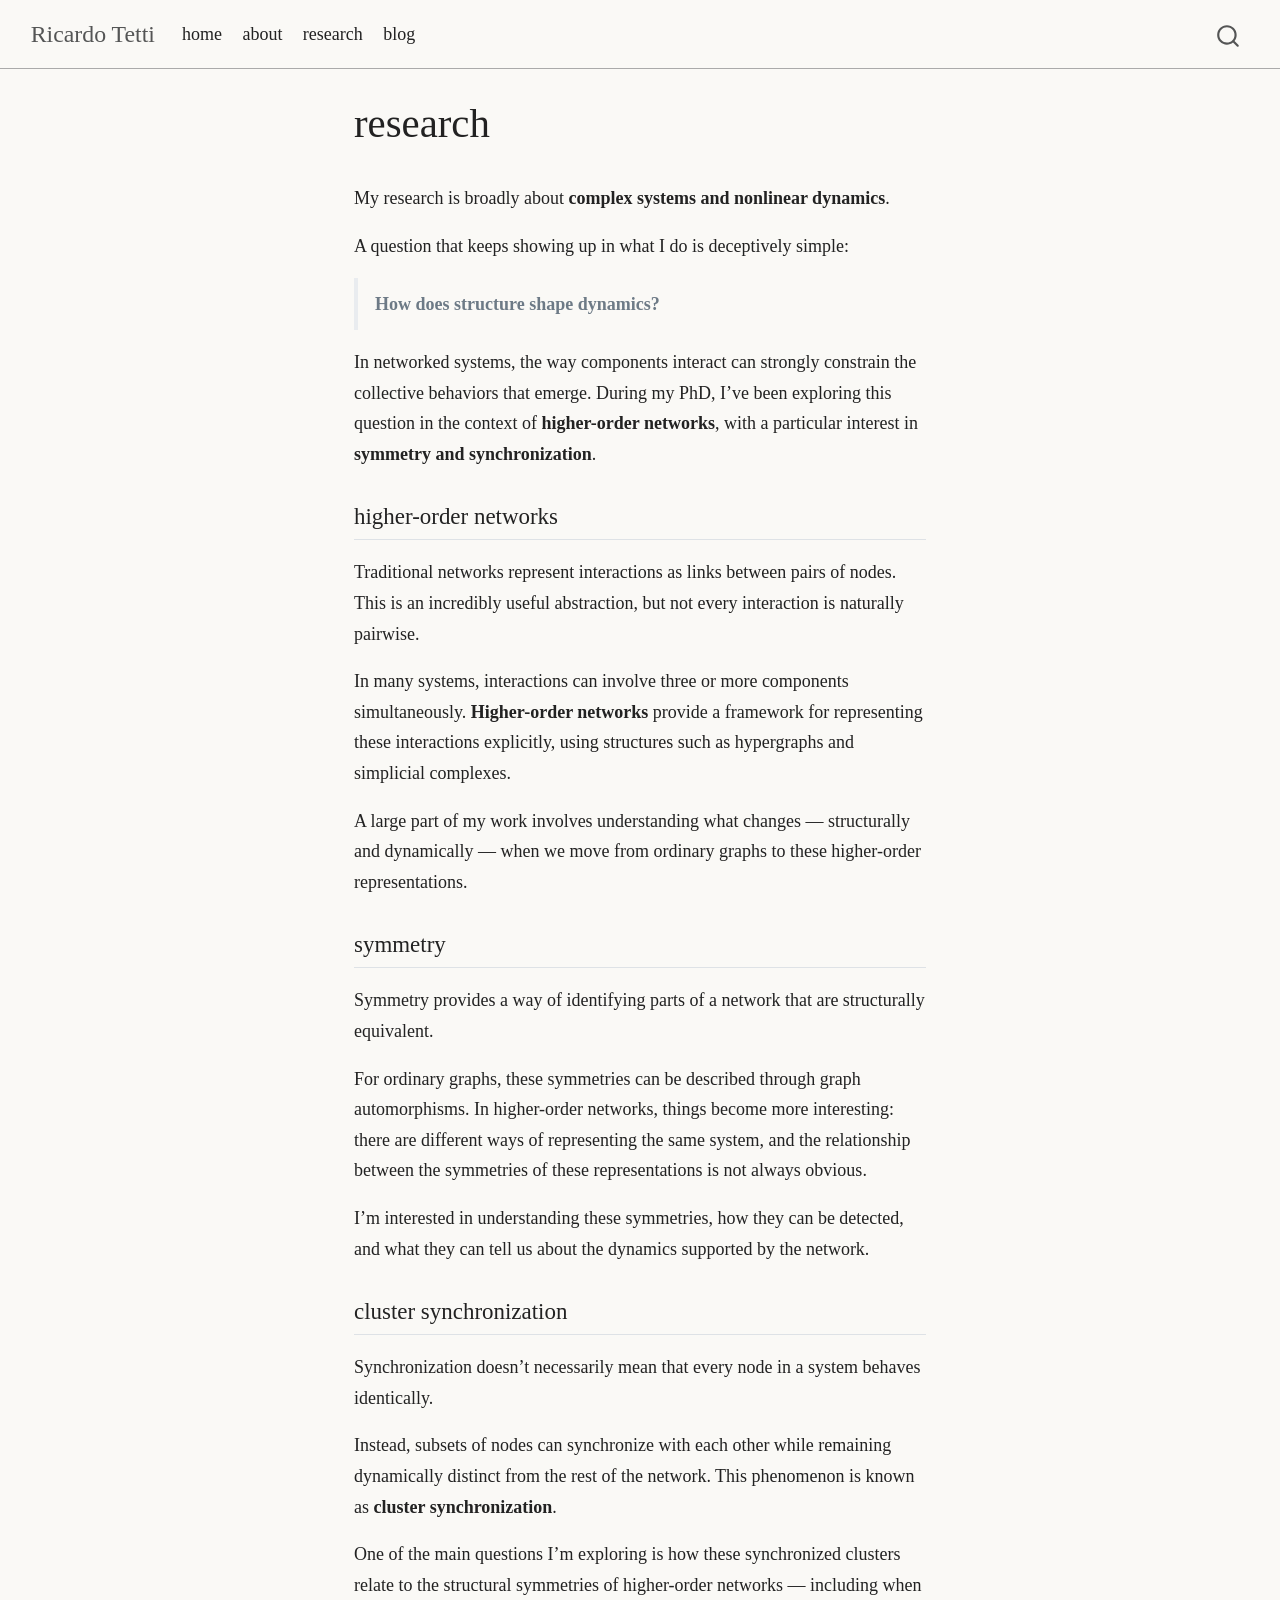
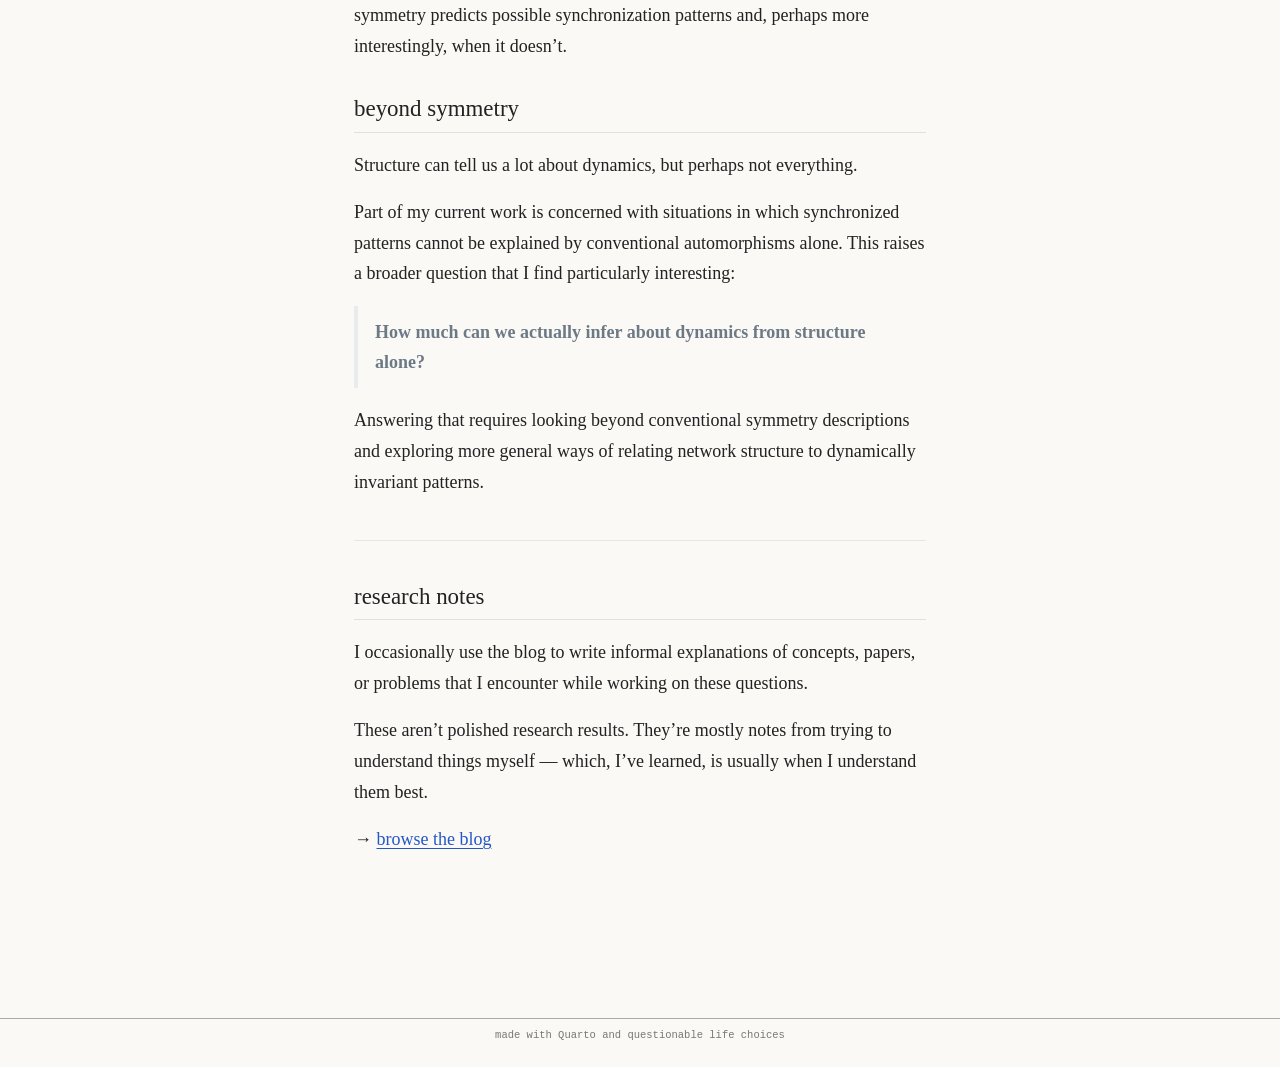
<file: research.html>
<!DOCTYPE html>
<html xmlns="http://www.w3.org/1999/xhtml" lang="en" xml:lang="en"><head>

<meta charset="utf-8">
<meta name="generator" content="quarto-1.10.18">

<meta name="viewport" content="width=device-width, initial-scale=1.0, user-scalable=yes">


<title>research – Ricardo Tetti</title>
<style>
/* Default styles provided by pandoc.
** See https://pandoc.org/MANUAL.html#variables-for-html for config info.
*/
span.smallcaps{font-variant: small-caps;}
div.columns{display: flex; gap: 1.5em;}
div.column{flex: auto;}
@media screen {
div.columns{gap: min(4vw, 1.5em);}
div.column{overflow-x: auto;}
}
div.hanging-indent{margin-left: 1.5em; text-indent: -1.5em;}
ul.task-list{list-style: none;}
ul.task-list li input[type="checkbox"] {
  width: 0.8em;
  margin: 0 0.8em 0.2em -1em; /* quarto-specific, see https://github.com/quarto-dev/quarto-cli/issues/4556 */ 
  vertical-align: middle;
}
</style>


<script src="site_libs/quarto-nav/quarto-nav.js"></script>
<script src="site_libs/quarto-nav/headroom.min.js"></script>
<script src="site_libs/clipboard/clipboard.min.js"></script>
<script src="site_libs/quarto-search/autocomplete.umd.js"></script>
<script src="site_libs/quarto-search/fuse.min.js"></script>
<script src="site_libs/quarto-search/quarto-search.js"></script>
<meta name="quarto:offset" content="./">
<script src="site_libs/quarto-html/quarto.js" type="module"></script>
<script src="site_libs/quarto-html/tabsets/tabsets.js" type="module"></script>
<script src="site_libs/quarto-html/popper.min.js"></script>
<script src="site_libs/quarto-html/tippy.umd.min.js"></script>
<script src="site_libs/quarto-html/anchor.min.js"></script>
<link href="site_libs/quarto-html/tippy.css" rel="stylesheet">
<link href="site_libs/quarto-html/quarto-syntax-highlighting-64a204ab8560d761af7679ceaba22944.css" rel="stylesheet" id="quarto-text-highlighting-styles">
<script src="site_libs/bootstrap/bootstrap.min.js"></script>
<link href="site_libs/bootstrap/bootstrap-icons.css" rel="stylesheet">
<link href="site_libs/bootstrap/bootstrap-445b8638c3d06994fee0907d791121c4.min.css" rel="stylesheet" append-hash="true" id="quarto-bootstrap" data-mode="light">
<script id="quarto-search-options" type="application/json">{
  "location": "navbar",
  "copy-button": false,
  "collapse-after": 3,
  "panel-placement": "end",
  "type": "overlay",
  "limit": 50,
  "keyboard-shortcut": [
    "f",
    "/",
    "s"
  ],
  "show-item-context": false,
  "language": {
    "search-no-results-text": "No results",
    "search-matching-documents-text": "matching documents",
    "search-copy-link-title": "Copy link to search",
    "search-hide-matches-text": "Hide additional matches",
    "search-more-match-text": "more match in this document",
    "search-more-matches-text": "more matches in this document",
    "search-clear-button-title": "Clear",
    "search-text-placeholder": "",
    "search-detached-cancel-button-title": "Cancel",
    "search-submit-button-title": "Submit",
    "search-label": "Search"
  }
}</script>


<link rel="stylesheet" href="styles.css">
</head>

<body class="nav-fixed fullcontent quarto-light">

<div id="quarto-search-results"></div>
  <header id="quarto-header" class="headroom fixed-top">
    <nav class="navbar navbar-expand-lg " data-bs-theme="dark">
      <div class="navbar-container container-fluid">
      <div class="navbar-brand-container mx-auto">
    <a class="navbar-brand" href="./index.html">
    <span class="navbar-title">Ricardo Tetti</span>
    </a>
  </div>
            <div id="quarto-search" class="" title="Search"></div>
          <button class="navbar-toggler" type="button" data-bs-toggle="collapse" data-bs-target="#navbarCollapse" aria-controls="navbarCollapse" role="menu" aria-expanded="false" aria-label="Toggle navigation" onclick="if (window.quartoToggleHeadroom) { window.quartoToggleHeadroom(); }">
  <span class="navbar-toggler-icon"></span>
</button>
          <div class="collapse navbar-collapse" id="navbarCollapse">
            <ul class="navbar-nav navbar-nav-scroll me-auto">
  <li class="nav-item">
    <a class="nav-link" href="./index.html"> 
<span class="menu-text">home</span></a>
  </li>  
  <li class="nav-item">
    <a class="nav-link" href="./about.html"> 
<span class="menu-text">about</span></a>
  </li>  
  <li class="nav-item">
    <a class="nav-link active" href="./research.html" aria-current="page"> 
<span class="menu-text">research</span></a>
  </li>  
  <li class="nav-item">
    <a class="nav-link" href="./blog.html"> 
<span class="menu-text">blog</span></a>
  </li>  
</ul>
          </div> <!-- /navcollapse -->
            <div class="quarto-navbar-tools">
</div>
      </div> <!-- /container-fluid -->
    </nav>
</header>
<!-- content -->
<div id="quarto-content" class="quarto-container page-columns page-rows-contents page-layout-article page-navbar">
<!-- sidebar -->
<!-- margin-sidebar -->
    
<!-- main -->
<main class="content" id="quarto-document-content">

<header id="title-block-header" class="quarto-title-block default">
<div class="quarto-title">
<h1 class="title">research</h1>
</div>



<div class="quarto-title-meta">

    
  
    
  </div>
  


</header>


<p>My research is broadly about <strong>complex systems and nonlinear dynamics</strong>.</p>
<p>A question that keeps showing up in what I do is deceptively simple:</p>
<blockquote class="blockquote">
<p><strong>How does structure shape dynamics?</strong></p>
</blockquote>
<p>In networked systems, the way components interact can strongly constrain the collective behaviors that emerge. During my PhD, I’ve been exploring this question in the context of <strong>higher-order networks</strong>, with a particular interest in <strong>symmetry and synchronization</strong>.</p>
<section id="higher-order-networks" class="level2">
<h2 class="anchored" data-anchor-id="higher-order-networks">higher-order networks</h2>
<p>Traditional networks represent interactions as links between pairs of nodes. This is an incredibly useful abstraction, but not every interaction is naturally pairwise.</p>
<p>In many systems, interactions can involve three or more components simultaneously. <strong>Higher-order networks</strong> provide a framework for representing these interactions explicitly, using structures such as hypergraphs and simplicial complexes.</p>
<p>A large part of my work involves understanding what changes — structurally and dynamically — when we move from ordinary graphs to these higher-order representations.</p>
</section>
<section id="symmetry" class="level2">
<h2 class="anchored" data-anchor-id="symmetry">symmetry</h2>
<p>Symmetry provides a way of identifying parts of a network that are structurally equivalent.</p>
<p>For ordinary graphs, these symmetries can be described through graph automorphisms. In higher-order networks, things become more interesting: there are different ways of representing the same system, and the relationship between the symmetries of these representations is not always obvious.</p>
<p>I’m interested in understanding these symmetries, how they can be detected, and what they can tell us about the dynamics supported by the network.</p>
</section>
<section id="cluster-synchronization" class="level2">
<h2 class="anchored" data-anchor-id="cluster-synchronization">cluster synchronization</h2>
<p>Synchronization doesn’t necessarily mean that every node in a system behaves identically.</p>
<p>Instead, subsets of nodes can synchronize with each other while remaining dynamically distinct from the rest of the network. This phenomenon is known as <strong>cluster synchronization</strong>.</p>
<p>One of the main questions I’m exploring is how these synchronized clusters relate to the structural symmetries of higher-order networks — including when symmetry predicts possible synchronization patterns and, perhaps more interestingly, when it doesn’t.</p>
</section>
<section id="beyond-symmetry" class="level2">
<h2 class="anchored" data-anchor-id="beyond-symmetry">beyond symmetry</h2>
<p>Structure can tell us a lot about dynamics, but perhaps not everything.</p>
<p>Part of my current work is concerned with situations in which synchronized patterns cannot be explained by conventional automorphisms alone. This raises a broader question that I find particularly interesting:</p>
<blockquote class="blockquote">
<p><strong>How much can we actually infer about dynamics from structure alone?</strong></p>
</blockquote>
<p>Answering that requires looking beyond conventional symmetry descriptions and exploring more general ways of relating network structure to dynamically invariant patterns.</p>
<hr>
</section>
<section id="research-notes" class="level2">
<h2 class="anchored" data-anchor-id="research-notes">research notes</h2>
<p>I occasionally use the blog to write informal explanations of concepts, papers, or problems that I encounter while working on these questions.</p>
<p>These aren’t polished research results. They’re mostly notes from trying to understand things myself — which, I’ve learned, is usually when I understand them best.</p>
<p>→ <a href="./blog.html">browse the blog</a></p>


</section>

</main> <!-- /main -->
<script id="quarto-html-after-body" type="application/javascript">
  window.document.addEventListener("DOMContentLoaded", function (event) {
    const icon = "";
    const anchorJS = new window.AnchorJS();
    anchorJS.options = {
      placement: 'right',
      icon: icon
    };
    anchorJS.add('.anchored');
    const isCodeAnnotation = (el) => {
      for (const clz of el.classList) {
        if (clz.startsWith('code-annotation-')) {                     
          return true;
        }
      }
      return false;
    }
    const onCopySuccess = function(e) {
      // button target
      const button = e.trigger;
      // don't keep focus
      button.blur();
      // flash "checked"
      button.classList.add('code-copy-button-checked');
      var currentTitle = button.getAttribute("title");
      button.setAttribute("title", "Copied!");
      let tooltip;
      if (window.bootstrap) {
        button.setAttribute("data-bs-toggle", "tooltip");
        button.setAttribute("data-bs-placement", "left");
        button.setAttribute("data-bs-title", "Copied!");
        tooltip = new bootstrap.Tooltip(button, 
          { trigger: "manual", 
            customClass: "code-copy-button-tooltip",
            offset: [0, -8]});
        tooltip.show();    
      }
      setTimeout(function() {
        if (tooltip) {
          tooltip.hide();
          button.removeAttribute("data-bs-title");
          button.removeAttribute("data-bs-toggle");
          button.removeAttribute("data-bs-placement");
        }
        button.setAttribute("title", currentTitle);
        button.classList.remove('code-copy-button-checked');
      }, 1000);
      // clear code selection
      e.clearSelection();
    }
    const getTextToCopy = function(trigger) {
      const outerScaffold = trigger.parentElement.cloneNode(true);
      const codeEl = outerScaffold.querySelector('code');
      for (const childEl of codeEl.children) {
        if (isCodeAnnotation(childEl)) {
          childEl.remove();
        }
      }
      return codeEl.innerText;
    }
    const clipboard = new window.ClipboardJS('.code-copy-button:not([data-in-quarto-modal])', {
      text: getTextToCopy
    });
    clipboard.on('success', onCopySuccess);
    if (window.document.getElementById('quarto-embedded-source-code-modal')) {
      const clipboardModal = new window.ClipboardJS('.code-copy-button[data-in-quarto-modal]', {
        text: getTextToCopy,
        container: window.document.getElementById('quarto-embedded-source-code-modal')
      });
      clipboardModal.on('success', onCopySuccess);
    }
      var localhostRegex = new RegExp(/^(?:http|https):\/\/localhost\:?[0-9]*\//);
      var mailtoRegex = new RegExp(/^mailto:/);
        var filterRegex = new RegExp("https:\/\/ricardotetti\.github\.io\/");
      var isInternal = (href) => {
          return filterRegex.test(href) || localhostRegex.test(href) || mailtoRegex.test(href);
      }
      // Inspect non-navigation links and adorn them if external
     var links = window.document.querySelectorAll('a[href]:not(.nav-link):not(.navbar-brand):not(.toc-action):not(.sidebar-link):not(.sidebar-item-toggle):not(.pagination-link):not(.no-external):not([aria-hidden]):not(.dropdown-item):not(.quarto-navigation-tool):not(.about-link)');
      for (var i=0; i<links.length; i++) {
        const link = links[i];
        if (!isInternal(link.href)) {
          // undo the damage that might have been done by quarto-nav.js in the case of
          // links that we want to consider external
          if (link.dataset.originalHref !== undefined) {
            link.href = link.dataset.originalHref;
          }
        }
      }
    function tippyHover(el, contentFn, onTriggerFn, onUntriggerFn) {
      const config = {
        allowHTML: true,
        maxWidth: 500,
        delay: 100,
        arrow: false,
        appendTo: function(el) {
            return el.parentElement;
        },
        interactive: true,
        interactiveBorder: 10,
        theme: 'quarto',
        placement: 'bottom-start',
      };
      if (contentFn) {
        config.content = contentFn;
      }
      if (onTriggerFn) {
        config.onTrigger = onTriggerFn;
      }
      if (onUntriggerFn) {
        config.onUntrigger = onUntriggerFn;
      }
      window.tippy(el, config); 
    }
    const noterefs = window.document.querySelectorAll('a[role="doc-noteref"]');
    for (var i=0; i<noterefs.length; i++) {
      const ref = noterefs[i];
      tippyHover(ref, function() {
        // use id or data attribute instead here
        let href = ref.getAttribute('data-footnote-href') || ref.getAttribute('href');
        try { href = new URL(href).hash; } catch {}
        const id = href.replace(/^#\/?/, "");
        const note = window.document.getElementById(id);
        if (note) {
          return note.innerHTML;
        } else {
          return "";
        }
      });
    }
    const xrefs = window.document.querySelectorAll('a.quarto-xref');
    const processXRef = (id, note) => {
      // Strip column container classes
      const stripColumnClz = (el) => {
        el.classList.remove("page-full", "page-columns");
        if (el.children) {
          for (const child of el.children) {
            stripColumnClz(child);
          }
        }
      }
      stripColumnClz(note)
      if (id === null || id.startsWith('sec-')) {
        // Special case sections, only their first couple elements
        const container = document.createElement("div");
        if (note.children && note.children.length > 2) {
          container.appendChild(note.children[0].cloneNode(true));
          for (let i = 1; i < note.children.length; i++) {
            const child = note.children[i];
            if (child.tagName === "P" && child.innerText === "") {
              continue;
            } else {
              container.appendChild(child.cloneNode(true));
              break;
            }
          }
          if (window.Quarto?.typesetMath) {
            window.Quarto.typesetMath(container);
          }
          return container.innerHTML
        } else {
          if (window.Quarto?.typesetMath) {
            window.Quarto.typesetMath(note);
          }
          return note.innerHTML;
        }
      } else {
        // Remove any anchor links if they are present
        const anchorLink = note.querySelector('a.anchorjs-link');
        if (anchorLink) {
          anchorLink.remove();
        }
        if (window.Quarto?.typesetMath) {
          window.Quarto.typesetMath(note);
        }
        if (note.classList.contains("callout")) {
          return note.outerHTML;
        } else {
          return note.innerHTML;
        }
      }
    }
    for (var i=0; i<xrefs.length; i++) {
      const xref = xrefs[i];
      tippyHover(xref, undefined, function(instance) {
        instance.disable();
        let url = xref.getAttribute('href');
        let hash = undefined; 
        if (url.startsWith('#')) {
          hash = url;
        } else {
          try { hash = new URL(url).hash; } catch {}
        }
        if (hash) {
          const id = hash.replace(/^#\/?/, "");
          const note = window.document.getElementById(id);
          if (note !== null) {
            try {
              const html = processXRef(id, note.cloneNode(true));
              instance.setContent(html);
            } finally {
              instance.enable();
              instance.show();
            }
          } else {
            // See if we can fetch this
            fetch(url.split('#')[0])
            .then(res => res.text())
            .then(html => {
              const parser = new DOMParser();
              const htmlDoc = parser.parseFromString(html, "text/html");
              const note = htmlDoc.getElementById(id);
              if (note !== null) {
                const html = processXRef(id, note);
                instance.setContent(html);
              } 
            }).finally(() => {
              instance.enable();
              instance.show();
            });
          }
        } else {
          // See if we can fetch a full url (with no hash to target)
          // This is a special case and we should probably do some content thinning / targeting
          fetch(url)
          .then(res => res.text())
          .then(html => {
            const parser = new DOMParser();
            const htmlDoc = parser.parseFromString(html, "text/html");
            const note = htmlDoc.querySelector('main.content');
            if (note !== null) {
              // This should only happen for chapter cross references
              // (since there is no id in the URL)
              // remove the first header
              if (note.children.length > 0 && note.children[0].tagName === "HEADER") {
                note.children[0].remove();
              }
              const html = processXRef(null, note);
              instance.setContent(html);
            } 
          }).finally(() => {
            instance.enable();
            instance.show();
          });
        }
      }, function(instance) {
      });
    }
        let selectedAnnoteEl;
        const selectorForAnnotation = ( cell, annotation) => {
          let cellAttr = 'data-code-cell="' + cell + '"';
          let lineAttr = 'data-code-annotation="' +  annotation + '"';
          const selector = 'span[' + cellAttr + '][' + lineAttr + ']';
          return selector;
        }
        const selectCodeLines = (annoteEl) => {
          const doc = window.document;
          const targetCell = annoteEl.getAttribute("data-target-cell");
          const targetAnnotation = annoteEl.getAttribute("data-target-annotation");
          const annoteSpan = window.document.querySelector(selectorForAnnotation(targetCell, targetAnnotation));
          const lines = annoteSpan.getAttribute("data-code-lines").split(",");
          const lineIds = lines.map((line) => {
            return targetCell + "-" + line;
          })
          let top = null;
          let height = null;
          let parent = null;
          if (lineIds.length > 0) {
              //compute the position of the single el (top and bottom and make a div)
              const el = window.document.getElementById(lineIds[0]);
              top = el.offsetTop;
              height = el.offsetHeight;
              parent = el.parentElement.parentElement;
            if (lineIds.length > 1) {
              const lastEl = window.document.getElementById(lineIds[lineIds.length - 1]);
              const bottom = lastEl.offsetTop + lastEl.offsetHeight;
              height = bottom - top;
            }
            if (top !== null && height !== null && parent !== null) {
              // cook up a div (if necessary) and position it 
              let div = window.document.getElementById("code-annotation-line-highlight");
              if (div === null) {
                div = window.document.createElement("div");
                div.setAttribute("id", "code-annotation-line-highlight");
                div.style.position = 'absolute';
                parent.appendChild(div);
              }
              div.style.top = top - 2 + "px";
              div.style.height = height + 4 + "px";
              div.style.left = 0;
              let gutterDiv = window.document.getElementById("code-annotation-line-highlight-gutter");
              if (gutterDiv === null) {
                gutterDiv = window.document.createElement("div");
                gutterDiv.setAttribute("id", "code-annotation-line-highlight-gutter");
                gutterDiv.style.position = 'absolute';
                const codeCell = window.document.getElementById(targetCell);
                const gutter = codeCell.querySelector('.code-annotation-gutter');
                gutter.appendChild(gutterDiv);
              }
              gutterDiv.style.top = top - 2 + "px";
              gutterDiv.style.height = height + 4 + "px";
            }
            selectedAnnoteEl = annoteEl;
          }
        };
        const unselectCodeLines = () => {
          const elementsIds = ["code-annotation-line-highlight", "code-annotation-line-highlight-gutter"];
          elementsIds.forEach((elId) => {
            const div = window.document.getElementById(elId);
            if (div) {
              div.remove();
            }
          });
          selectedAnnoteEl = undefined;
        };
          // Handle positioning of the toggle
      window.addEventListener(
        "resize",
        throttle(() => {
          elRect = undefined;
          if (selectedAnnoteEl) {
            selectCodeLines(selectedAnnoteEl);
          }
        }, 10)
      );
      function throttle(fn, ms) {
      let throttle = false;
      let timer;
        return (...args) => {
          if(!throttle) { // first call gets through
              fn.apply(this, args);
              throttle = true;
          } else { // all the others get throttled
              if(timer) clearTimeout(timer); // cancel #2
              timer = setTimeout(() => {
                fn.apply(this, args);
                timer = throttle = false;
              }, ms);
          }
        };
      }
        // Attach click handler to the DT
        const annoteDls = window.document.querySelectorAll('dt[data-target-cell]');
        for (const annoteDlNode of annoteDls) {
          annoteDlNode.addEventListener('click', (event) => {
            const clickedEl = event.target;
            if (clickedEl !== selectedAnnoteEl) {
              unselectCodeLines();
              const activeEl = window.document.querySelector('dt[data-target-cell].code-annotation-active');
              if (activeEl) {
                activeEl.classList.remove('code-annotation-active');
              }
              selectCodeLines(clickedEl);
              clickedEl.classList.add('code-annotation-active');
            } else {
              // Unselect the line
              unselectCodeLines();
              clickedEl.classList.remove('code-annotation-active');
            }
          });
        }
    const findCites = (el) => {
      const parentEl = el.parentElement;
      if (parentEl) {
        const cites = parentEl.dataset.cites;
        if (cites) {
          return {
            el,
            cites: cites.split(' ')
          };
        } else {
          return findCites(el.parentElement)
        }
      } else {
        return undefined;
      }
    };
    var bibliorefs = window.document.querySelectorAll('a[role="doc-biblioref"]');
    for (var i=0; i<bibliorefs.length; i++) {
      const ref = bibliorefs[i];
      const citeInfo = findCites(ref);
      if (citeInfo) {
        tippyHover(citeInfo.el, function() {
          var popup = window.document.createElement('div');
          citeInfo.cites.forEach(function(cite) {
            var citeDiv = window.document.createElement('div');
            citeDiv.classList.add('hanging-indent');
            citeDiv.classList.add('csl-entry');
            var biblioDiv = window.document.getElementById('ref-' + cite);
            if (biblioDiv) {
              citeDiv.innerHTML = biblioDiv.innerHTML;
            }
            popup.appendChild(citeDiv);
          });
          return popup.innerHTML;
        });
      }
    }
  });
  </script>
</div> <!-- /content -->
<footer class="footer">
  <div class="nav-footer">
    <div class="nav-footer-left">
      &nbsp;
    </div>   
    <div class="nav-footer-center">
<p>made with Quarto and questionable life choices</p>
</div>
    <div class="nav-footer-right">
      &nbsp;
    </div>
  </div>
</footer>




</body></html>
</file>
<file: site_libs/quarto-html/tippy.css>
.tippy-box[data-animation=fade][data-state=hidden]{opacity:0}[data-tippy-root]{max-width:calc(100vw - 10px)}.tippy-box{position:relative;background-color:#333;color:#fff;border-radius:4px;font-size:14px;line-height:1.4;white-space:normal;outline:0;transition-property:transform,visibility,opacity}.tippy-box[data-placement^=top]>.tippy-arrow{bottom:0}.tippy-box[data-placement^=top]>.tippy-arrow:before{bottom:-7px;left:0;border-width:8px 8px 0;border-top-color:initial;transform-origin:center top}.tippy-box[data-placement^=bottom]>.tippy-arrow{top:0}.tippy-box[data-placement^=bottom]>.tippy-arrow:before{top:-7px;left:0;border-width:0 8px 8px;border-bottom-color:initial;transform-origin:center bottom}.tippy-box[data-placement^=left]>.tippy-arrow{right:0}.tippy-box[data-placement^=left]>.tippy-arrow:before{border-width:8px 0 8px 8px;border-left-color:initial;right:-7px;transform-origin:center left}.tippy-box[data-placement^=right]>.tippy-arrow{left:0}.tippy-box[data-placement^=right]>.tippy-arrow:before{left:-7px;border-width:8px 8px 8px 0;border-right-color:initial;transform-origin:center right}.tippy-box[data-inertia][data-state=visible]{transition-timing-function:cubic-bezier(.54,1.5,.38,1.11)}.tippy-arrow{width:16px;height:16px;color:#333}.tippy-arrow:before{content:"";position:absolute;border-color:transparent;border-style:solid}.tippy-content{position:relative;padding:5px 9px;z-index:1}
</file>
<file: site_libs/quarto-html/quarto-syntax-highlighting-64a204ab8560d761af7679ceaba22944.css>
/* quarto syntax highlight colors */
:root {
  --quarto-hl-ot-color: #003B4F;
  --quarto-hl-at-color: #657422;
  --quarto-hl-ss-color: #20794D;
  --quarto-hl-an-color: #5E5E5E;
  --quarto-hl-fu-color: #4758AB;
  --quarto-hl-st-color: #20794D;
  --quarto-hl-cf-color: #003B4F;
  --quarto-hl-op-color: #5E5E5E;
  --quarto-hl-er-color: #AD0000;
  --quarto-hl-bn-color: #AD0000;
  --quarto-hl-al-color: #AD0000;
  --quarto-hl-va-color: #111111;
  --quarto-hl-bu-color: inherit;
  --quarto-hl-ex-color: inherit;
  --quarto-hl-pp-color: #AD0000;
  --quarto-hl-in-color: #5E5E5E;
  --quarto-hl-vs-color: #20794D;
  --quarto-hl-wa-color: #5E5E5E;
  --quarto-hl-do-color: #5E5E5E;
  --quarto-hl-im-color: #00769E;
  --quarto-hl-ch-color: #20794D;
  --quarto-hl-dt-color: #AD0000;
  --quarto-hl-fl-color: #AD0000;
  --quarto-hl-co-color: #5E5E5E;
  --quarto-hl-cv-color: #5E5E5E;
  --quarto-hl-cn-color: #8f5902;
  --quarto-hl-sc-color: #5E5E5E;
  --quarto-hl-dv-color: #AD0000;
  --quarto-hl-kw-color: #003B4F;
}

/* other quarto variables */
:root {
  --quarto-font-monospace: SFMono-Regular, Menlo, Monaco, Consolas, "Liberation Mono", "Courier New", monospace;
}

/* syntax highlight based on Pandoc's rules */
pre > code.sourceCode > span {
  color: #003B4F;
}

code.sourceCode > span {
  color: #003B4F;
}

div.sourceCode,
div.sourceCode pre.sourceCode {
  color: #003B4F;
}

/* Normal */
code span {
  color: #003B4F;
}

/* Alert */
code span.al {
  color: #AD0000;
  font-style: inherit;
}

/* Annotation */
code span.an {
  color: #5E5E5E;
  font-style: inherit;
}

/* Attribute */
code span.at {
  color: #657422;
  font-style: inherit;
}

/* BaseN */
code span.bn {
  color: #AD0000;
  font-style: inherit;
}

/* BuiltIn */
code span.bu {
  font-style: inherit;
}

/* ControlFlow */
code span.cf {
  color: #003B4F;
  font-weight: bold;
  font-style: inherit;
}

/* Char */
code span.ch {
  color: #20794D;
  font-style: inherit;
}

/* Constant */
code span.cn {
  color: #8f5902;
  font-style: inherit;
}

/* Comment */
code span.co {
  color: #5E5E5E;
  font-style: inherit;
}

/* CommentVar */
code span.cv {
  color: #5E5E5E;
  font-style: italic;
}

/* Documentation */
code span.do {
  color: #5E5E5E;
  font-style: italic;
}

/* DataType */
code span.dt {
  color: #AD0000;
  font-style: inherit;
}

/* DecVal */
code span.dv {
  color: #AD0000;
  font-style: inherit;
}

/* Error */
code span.er {
  color: #AD0000;
  font-style: inherit;
}

/* Extension */
code span.ex {
  font-style: inherit;
}

/* Float */
code span.fl {
  color: #AD0000;
  font-style: inherit;
}

/* Function */
code span.fu {
  color: #4758AB;
  font-style: inherit;
}

/* Import */
code span.im {
  color: #00769E;
  font-style: inherit;
}

/* Information */
code span.in {
  color: #5E5E5E;
  font-style: inherit;
}

/* Keyword */
code span.kw {
  color: #003B4F;
  font-weight: bold;
  font-style: inherit;
}

/* Operator */
code span.op {
  color: #5E5E5E;
  font-style: inherit;
}

/* Other */
code span.ot {
  color: #003B4F;
  font-style: inherit;
}

/* Preprocessor */
code span.pp {
  color: #AD0000;
  font-style: inherit;
}

/* SpecialChar */
code span.sc {
  color: #5E5E5E;
  font-style: inherit;
}

/* SpecialString */
code span.ss {
  color: #20794D;
  font-style: inherit;
}

/* String */
code span.st {
  color: #20794D;
  font-style: inherit;
}

/* Variable */
code span.va {
  color: #111111;
  font-style: inherit;
}

/* VerbatimString */
code span.vs {
  color: #20794D;
  font-style: inherit;
}

/* Warning */
code span.wa {
  color: #5E5E5E;
  font-style: italic;
}

.prevent-inlining {
  content: "</";
}

/*# sourceMappingURL=9d8d5bb603a83b8298b89080a598c93b.css.map */
</file>
<file: styles.css>
/* =========================================================
   ricardotetti.com
   ========================================================= */


/* ---------- general ---------- */

body {
  background: #faf9f6;
  color: #222;
  font-family: Georgia, "Times New Roman", serif;
  font-size: 18px;
  line-height: 1.7;
}


/* ---------- page width ---------- */

#quarto-content {
  max-width: 820px;
  margin-left: auto;
  margin-right: auto;
}

main.content {
  max-width: 760px;
  margin-left: auto;
  margin-right: auto;
}


/* ---------- headings ---------- */

h1,
h2,
h3 {
  font-family: Georgia, "Times New Roman", serif;
  font-weight: normal;
}

h1 {
  font-size: 2.4rem;
  margin-bottom: 1.5rem;
}

h2 {
  font-size: 1.35rem;
  margin-top: 2rem;
  text-transform: lowercase;
}


/* ---------- links ---------- */

a {
  color: #2457c5;
  text-decoration: underline;
}

a:hover {
  color: #163a8c;
}


/* ---------- navbar ---------- */

.navbar {
  background: #faf9f6 !important;
  border-bottom: 1px solid #aaa;
}

.navbar-brand {
  font-family: Georgia, "Times New Roman", serif;
  font-size: 1.4rem;
}

.navbar-nav .nav-link {
  font-family: Georgia, "Times New Roman", serif;
  color: #222 !important;
}

.navbar-nav .nav-link:hover {
  text-decoration: underline;
}


/* ---------- separators ---------- */

hr {
  border: 0;
  border-top: 1px solid #aaa;
  margin: 2.5rem 0;
}


/* ---------- currently ---------- */

.currently {
  font-size: 0.95rem;
  line-height: 1.8;
  margin-top: 1rem;
}


/* =========================================================
   blog listings
   ========================================================= */

.quarto-listing {
  margin-top: 2rem;
}

.quarto-listing-default .listing-item {
  border-bottom: 1px solid #ccc;
  padding-top: 1.2rem;
  padding-bottom: 1.5rem;
}


/* post title */

.quarto-listing-default .listing-title {
  font-family: Georgia, "Times New Roman", serif;
  font-size: 1.25rem;
  font-weight: normal;
}

.quarto-listing-default .listing-title a {
  color: #2457c5;
  text-decoration: underline;
}


/* description */

.quarto-listing-default .listing-description {
  font-family: Georgia, "Times New Roman", serif;
  font-size: 0.95rem;
  color: #555;
  margin-top: 0.3rem;
}


/* date */

.quarto-listing-default .listing-date {
  font-family: "Courier New", monospace;
  font-size: 0.8rem;
  color: #777;
  white-space: nowrap;
  min-width: 110px;
}


/* ---------- categories ---------- */

.quarto-category {
  font-family: "Courier New", monospace;
  font-size: 0.72rem !important;
  font-weight: normal !important;
  text-transform: lowercase !important;
  border: 1px solid #aaa !important;
  border-radius: 0 !important;
  padding: 0.15rem 0.4rem !important;
  color: #555 !important;
  background: transparent !important;
}


/* categories inside listings */

.quarto-listing .listing-category,
.quarto-listing .listing-category a {
  font-family: "Courier New", monospace !important;
  font-size: 0.72rem !important;
  font-weight: normal !important;
  text-transform: lowercase !important;
  color: #666 !important;
}

.quarto-listing .listing-category {
  border: 1px solid #aaa !important;
  border-radius: 0 !important;
  padding: 0.12rem 0.35rem !important;
  background: transparent !important;
}


/* =========================================================
   blog page
   ========================================================= */

body.blog-page #quarto-content {
  max-width: 960px;
}

body.blog-page main.content {
  max-width: 820px;
  width: 100%;
}


/* =========================================================
   individual posts
   ========================================================= */

.quarto-title-banner {
  background: none;
}

.quarto-title-block .quarto-title {
  margin-bottom: 1rem;
}

.quarto-title-meta {
  font-family: "Courier New", monospace;
  font-size: 0.85rem;
  color: #777;
}

.quarto-title-meta-heading {
  display: none;
}

.quarto-title-meta-contents {
  color: #777;
}


/* =========================================================
   footer
   ========================================================= */

.nav-footer {
  border-top: 1px solid #aaa;
  background: #faf9f6 !important;
  font-family: "Courier New", monospace;
  font-size: 0.75rem;
  color: #777;
  margin-top: 4rem;
}

.nav-footer-center {
  text-align: center;
}


/* ---------- small text ---------- */

small {
  color: #666;
}

/* align blog listing with page content */

body.blog-page .quarto-listing {
  margin-left: 15px;
}
</file>
